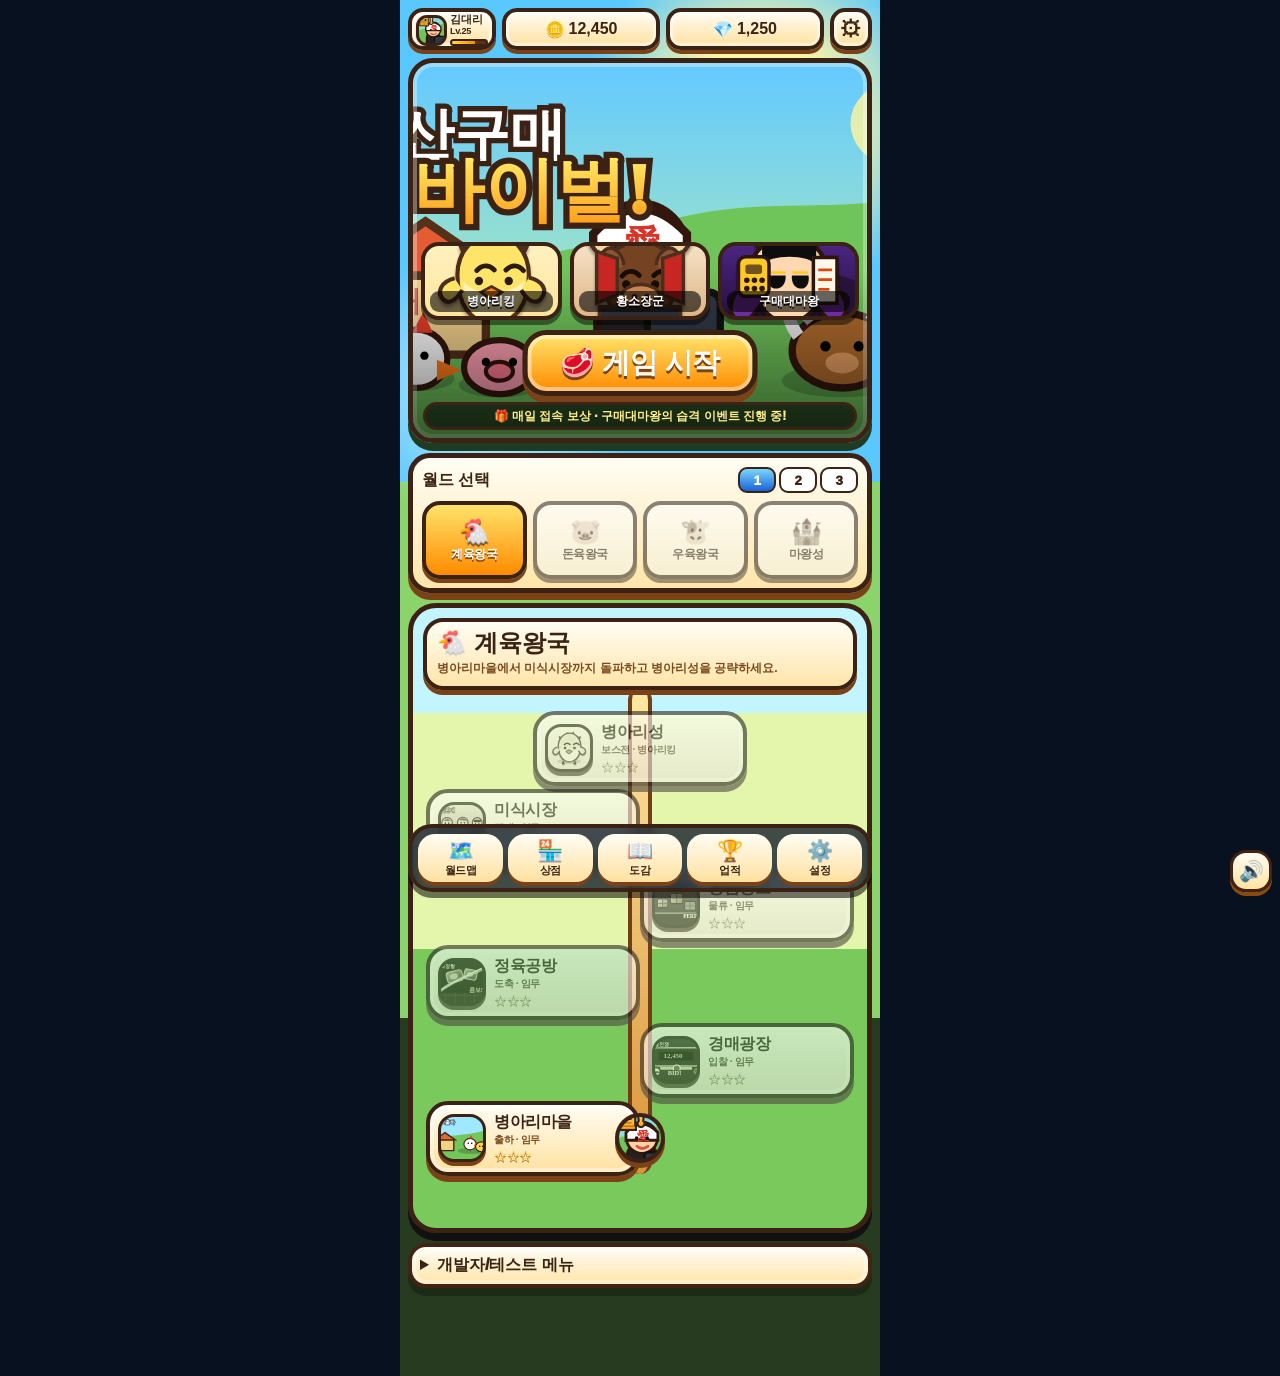
<file: index.html>
<!doctype html><html lang="ko"><head><meta charset="utf-8"><meta name="viewport" content="width=device-width,initial-scale=1,maximum-scale=1,user-scalable=no"><title>축산구매 서바이벌</title><link rel="stylesheet" href="./css/common.css"><style>*{box-sizing:border-box;-webkit-tap-highlight-color:transparent;user-select:none}html,body{margin:0;min-height:100%;background:#07111f;font-family:Arial,'Noto Sans KR',sans-serif;color:#fff}body{overflow-x:hidden}.homeApp{max-width:480px;min-height:100dvh;margin:0 auto;background:linear-gradient(#58c8ff 0 35%,#8bd46c 35% 74%,#263b20 74%);position:relative;overflow:hidden;padding:8px 8px 88px}.homeApp:before{content:'';position:absolute;inset:0;background:radial-gradient(circle at 75% 9%,#fff5a6 0 6%,transparent 14%),radial-gradient(circle at 20% 28%,#fff7 0 5%,transparent 14%);pointer-events:none}.topHud{position:relative;z-index:5;display:grid;grid-template-columns:88px 1fr 1fr 42px;gap:6px;align-items:center}.profile,.cash,.gem,.miniBtn{height:42px;border:4px solid #3b2214;border-radius:15px;background:linear-gradient(#fffdf4,#ffe1a0);color:#3b2413;box-shadow:0 4px 0 #7b4217,inset 0 0 0 3px #fff8;font-weight:1000}.profile{display:grid;grid-template-columns:34px 1fr;align-items:center;padding:2px 4px;font-size:11px;line-height:1}.face{width:31px;height:31px;border:3px solid #3b2214;border-radius:11px;background:url('./assets/art/hero.svg') 48% 52%/430% no-repeat}.lvbar{height:7px;border:2px solid #3b2214;border-radius:999px;background:#593018;margin-top:3px;overflow:hidden}.lvbar i{display:block;height:100%;width:68%;background:linear-gradient(90deg,#ffdd3d,#ff8b00)}.cash,.gem{display:flex;align-items:center;justify-content:center;gap:4px;font-size:16px}.miniBtn{font-size:22px}.splash{position:relative;z-index:3;height:385px;margin-top:8px;border:5px solid #3b2214;border-radius:25px;background:url('./assets/art/hero.svg') center/cover no-repeat;box-shadow:0 8px 0 #203b23,0 0 0 4px #fff5 inset;overflow:hidden}.splash:before{content:'';position:absolute;inset:0;background:linear-gradient(#0000 0 55%,#0008 100%)}.bossRow{position:absolute;left:8px;right:8px;bottom:118px;display:grid;grid-template-columns:1fr 1fr 1fr;gap:8px}.bossCard{height:78px;border:4px solid #3b2214;border-radius:18px;background:#fff8e8 center/cover no-repeat;box-shadow:0 5px 0 #0007;position:relative;overflow:hidden}.bossCard b{position:absolute;left:5px;right:5px;bottom:4px;background:#0009;border-radius:9px;padding:2px;color:#fff;text-align:center;font-size:12px;text-shadow:0 2px #000}.bossChicken{background-image:url('./assets/art/stage-farm.svg')}.bossCow{background-image:url('./assets/art/stage-butcher.svg')}.bossDemon{background-image:url('./assets/art/boss.svg')}.mainStart{position:absolute;left:50%;bottom:42px;transform:translateX(-50%);width:235px;height:66px;border:5px solid #3b2214;border-radius:24px;background:linear-gradient(#ffe36a,#ff8b00);box-shadow:0 7px 0 #7b4217,inset 0 0 0 4px #fff7;color:#fff;font-size:28px;font-weight:1000;text-shadow:0 3px 0 #7b4217}.eventBar{position:absolute;left:10px;right:10px;bottom:8px;height:28px;border:3px solid #3b2214;border-radius:14px;background:#0009;color:#ffef8a;font-weight:1000;font-size:12px;display:flex;align-items:center;justify-content:center}.worldPanel{position:relative;z-index:4;margin-top:10px;border:5px solid #3b2214;border-radius:22px;background:linear-gradient(#fffdf4,#ffe5aa);box-shadow:0 7px 0 #7b4217;color:#3b2413;padding:9px}.panelTitle{display:flex;align-items:center;justify-content:space-between;margin-bottom:8px;font-size:16px;font-weight:1000}.saveTiny{display:flex;gap:3px}.saveTiny button{width:38px;height:26px;border:2px solid #3b2214;border-radius:9px;background:#fff;font-weight:1000;color:#3b2413}.saveTiny button.active{background:linear-gradient(#7bd6ff,#1962d5);color:#fff}.worldGrid{display:grid;grid-template-columns:repeat(4,1fr);gap:6px}.worldBtn{height:78px;border:4px solid #3b2214;border-radius:18px;background:linear-gradient(#fff,#dfffd5);box-shadow:0 4px 0 #7b4217;color:#3b2413;font-weight:1000;padding:4px;font-size:12px;position:relative}.worldBtn span{display:block;font-size:25px}.worldBtn.active{background:linear-gradient(#ffe36a,#ff8b00);color:#fff;text-shadow:0 2px #7b4217}.worldBtn.lock{filter:grayscale(.8);opacity:.55}.campaign{position:relative;z-index:3;margin-top:10px;border:5px solid #3b2214;border-radius:28px;box-shadow:0 8px 0 #111;overflow:hidden;min-height:630px;color:#3b2413}.campaign.chicken{background:linear-gradient(#c2f5ff 0 17%,#e4f6ac 17% 55%,#7ac95c 55%)}.campaign.pig{background:linear-gradient(#ffd5e3 0 17%,#f6c18b 17% 55%,#b97948 55%)}.campaign.cow{background:linear-gradient(#c2f5ff 0 17%,#d9ffc2 17% 55%,#67b85b 55%)}.campaign.demon{background:linear-gradient(#2c1548 0 17%,#77364c 17% 56%,#180c16 56%)}.kingBanner{margin:10px;border:4px solid #3b2214;border-radius:20px;background:linear-gradient(#fffdf4,#ffe5aa);box-shadow:0 5px 0 #7b4217;padding:9px 10px;position:relative;z-index:3}.kingBanner h2{margin:0;font-size:24px;line-height:1;font-weight:1000}.kingBanner p{margin:5px 0 0;font-size:12px;color:#7b4a1f;font-weight:900}.route{position:absolute;left:50%;top:80px;bottom:54px;width:24px;transform:translateX(-50%);border-left:4px solid #714018;border-right:4px solid #714018;background:linear-gradient(#ffe9a3,#d99338);border-radius:999px;z-index:1}.campaign.demon .route{background:linear-gradient(#81606e,#2b1b22);border-color:#d98250}.node{position:absolute;z-index:4;width:100%;height:76px;display:flex;align-items:center}.node.left{justify-content:flex-start;padding-left:13px}.node.right{justify-content:flex-end;padding-right:13px}.node.center{justify-content:center}.place{position:relative;width:214px;min-height:68px;border:4px solid #3b2214;border-radius:22px;background:linear-gradient(#fffdf4,#ffe1a0);box-shadow:0 6px 0 #7b4217,inset 0 0 0 4px #fff6;padding:7px 8px 7px 64px;text-align:left;color:#3b2413}.place.done{background:linear-gradient(#fffdf4,#d9ffd0)}.place.lock{filter:grayscale(.9);opacity:.6}.place.current{animation:glow .72s infinite alternate}@keyframes glow{to{transform:translateY(-3px);box-shadow:0 6px 0 #7b4217,0 0 20px #fff35a,inset 0 0 0 4px #fff8}}.badge{position:absolute;left:8px;top:50%;transform:translateY(-50%);width:48px;height:48px;border:3px solid #3b2214;border-radius:16px;background:#fff center/cover no-repeat;box-shadow:0 4px 0 #7b4217}.place b{font-size:16px;font-weight:1000}.place small{display:block;font-size:10px;font-weight:900;color:#7b4a1f}.star{font-size:13px;color:#ffbf1d;text-shadow:0 2px 0 #805000}.runner{position:absolute;left:50%;transform:translate(-50%,-50%);z-index:8;width:50px;height:50px;border:4px solid #3b2214;border-radius:50%;background:url('./assets/art/hero.svg') 49% 50%/540% no-repeat #fff;box-shadow:0 5px 0 #7b4217;animation:bob .55s infinite alternate}@keyframes bob{to{transform:translate(-50%,-57%)}}.farmArt{background-image:url('./assets/art/stage-farm.svg')}.bidArt{background-image:url('./assets/art/stage-bid.svg')}.butcherArt{background-image:url('./assets/art/stage-butcher.svg')}.packingArt{background-image:url('./assets/art/stage-packing.svg')}.salesArt{background-image:url('./assets/art/stage-sales.svg')}.bossArt{background-image:url('./assets/art/boss.svg')}.bottomNav{position:fixed;left:50%;bottom:8px;transform:translateX(-50%);width:min(464px,calc(100% - 16px));height:68px;z-index:50;border:4px solid #3b2214;border-radius:24px;background:#17212dcc;backdrop-filter:blur(6px);display:grid;grid-template-columns:repeat(5,1fr);gap:5px;padding:6px;box-shadow:0 6px 0 #0008}.navBtn{border:0;border-radius:17px;background:linear-gradient(#fffdf4,#ffe1a0);color:#3b2413;font-weight:1000;font-size:11px;box-shadow:0 4px 0 #7b4217}.navBtn b{display:block;font-size:21px}.story{position:fixed;inset:0;background:#000a;z-index:80;display:none;align-items:center;justify-content:center;padding:18px;backdrop-filter:blur(2px)}.storyCard{width:100%;max-width:370px;border:5px solid #3b2214;border-radius:24px;background:linear-gradient(#fffdf4,#ffe1a0);box-shadow:0 8px 0 #7b4217;padding:15px;text-align:center;color:#3b2413}.speaker{height:142px;border:4px solid #3b2214;border-radius:20px;background:center/cover no-repeat #fff;box-shadow:0 5px 0 #7b4217}.storyText{font-size:17px;font-weight:1000;line-height:1.45;margin:12px 0}.playBtn{width:100%;height:48px;border:4px solid #3b2214;border-radius:18px;background:linear-gradient(#ffe36a,#ff8b00);box-shadow:0 5px 0 #7b4217;color:#fff;font-size:20px;font-weight:1000}.dev{position:relative;z-index:4;margin-top:10px;color:#3b2413;background:#fff8e8;border:4px solid #3b2214;border-radius:18px;padding:8px;box-shadow:0 5px 0 #7b4217}.dev summary{font-weight:1000}.dev button{height:36px;margin-top:6px;border:3px solid #3b2214;border-radius:12px;background:#5fb8ff;color:#fff;font-weight:1000}@media(max-height:760px){.splash{height:300px}.bossRow{bottom:100px}.mainStart{bottom:36px;height:56px}.eventBar{display:none}.worldBtn{height:62px}.campaign{min-height:560px}.node{height:66px}.place{width:198px;min-height:60px;padding-left:56px}.badge{width:40px;height:40px}.place b{font-size:14px}.place small{font-size:9px}}</style></head><body><div class="homeApp"><div class="topHud"><div class="profile"><div class="face"></div><div>김대리<br><small>Lv.25</small><div class="lvbar"><i></i></div></div></div><div class="cash">🪙 <b id="coinText">0</b></div><div class="gem">💎 <b id="gemText">0</b></div><button class="miniBtn" onclick="document.querySelector('.dev').open=!document.querySelector('.dev').open">⚙</button></div><section class="splash"><div class="bossRow"><div class="bossCard bossChicken"><b>병아리킹</b></div><div class="bossCard bossCow"><b>황소장군</b></div><div class="bossCard bossDemon"><b>구매대마왕</b></div></div><button class="mainStart" onclick="continueGame()">🥩 게임 시작</button><div class="eventBar">🎁 매일 접속 보상 · 구매대마왕의 습격 이벤트 진행 중!</div></section><section class="worldPanel"><div class="panelTitle">월드 선택<div class="saveTiny"><button id="s1" onclick="switchSlot(1)">1</button><button id="s2" onclick="switchSlot(2)">2</button><button id="s3" onclick="switchSlot(3)">3</button></div></div><div class="worldGrid"><button class="worldBtn" id="w_chicken" onclick="setKingdom('chicken')"><span>🐔</span>계육왕국</button><button class="worldBtn" id="w_pig" onclick="setKingdom('pig')"><span>🐷</span>돈육왕국</button><button class="worldBtn" id="w_cow" onclick="setKingdom('cow')"><span>🐮</span>우육왕국</button><button class="worldBtn" id="w_demon" onclick="setKingdom('demon')"><span>🏰</span>마왕성</button></div></section><section class="campaign chicken" id="campaign"></section><details class="dev"><summary>개발자/테스트 메뉴</summary><button onclick="openSettings()">전체 해금</button> <button onclick="resetWorld()">초기화</button></details></div><div class="bottomNav"><button class="navBtn" onclick="render()"><b>🗺️</b>월드맵</button><button class="navBtn" onclick="alert('상점은 v1.1에서 열립니다.')"><b>🏪</b>상점</button><button class="navBtn" onclick="alert('도감은 v1.1에서 열립니다.')"><b>📖</b>도감</button><button class="navBtn" onclick="alert('업적은 v1.1에서 열립니다.')"><b>🏆</b>업적</button><button class="navBtn" onclick="document.querySelector('.dev').open=!document.querySelector('.dev').open"><b>⚙️</b>설정</button></div><div class="story" id="story"><div class="storyCard"><div class="speaker" id="speaker"></div><div class="storyText" id="storyText"></div><button class="playBtn" id="storyBtn">시작</button></div></div><script src="./js/save.js"></script><script>const WORLDS={chicken:{title:'계육왕국',icon:'🐔',boss:'병아리킹',theme:'병아리마을에서 미식시장까지 돌파하고 병아리성을 공략하세요.',places:['병아리마을','경매광장','정육공방','황금창고','미식시장','병아리성'],bossStage:'chicken',unlock:true},pig:{title:'돈육왕국',icon:'🐷',boss:'돼지왕',theme:'양돈목장과 바비큐시장을 지나 돼지왕궁으로 진격합니다.',places:['양돈목장','비딩거리','정육성','물류항','바비큐시장','돼지왕궁'],bossStage:'pig'},cow:{title:'우육왕국',icon:'🐮',boss:'황소장군',theme:'초원목장과 냉장요새를 거쳐 황소요새를 점령합니다.',places:['초원목장','거래회관','장인정육소','냉장요새','미식광장','황소요새'],bossStage:'cow'},demon:{title:'마왕성',icon:'🏰',boss:'구매대마왕',theme:'모든 임무가 최종 난이도로 변하는 암흑 캠페인입니다.',places:['혼돈농장','시세미궁','암흑도축장','검은물류기지','독점시장','구매대마왕성'],bossStage:'demon'}};const TYPES=[['farm','출하','farmArt'],['bid','입찰','bidArt'],['butcher','도축','butcherArt'],['packing','물류','packingArt'],['sales','판매','salesArt'],['boss','보스전','bossArt']];function switchSlot(n){setActiveSlot(n);render()}function setKingdom(w){let d=loadWorldSave();if(!d.kingdoms[w]&&!d.devMode&&w!=='chicken'){alert('이전 왕국 보스를 먼저 클리어하세요.');return}d.world=w;saveWorld(d);render()}function firstOpen(d){for(let i=0;i<TYPES.length;i++){let id=TYPES[i][0];if((d.unlocked[id]||d.devMode||i===0)&&!(d.stars[id]>0))return id}return'boss'}function status(d,id,i){let ok=d.unlocked[id]||d.devMode||i===0,st=d.stars[id]||0;return{ok,st,done:st>0,current:ok&&!st&&firstOpen(d)===id}}function continueGame(){let d=loadWorldSave(),id=firstOpen(d),t=TYPES.find(x=>x[0]===id)||TYPES[0];go(t,true)}function go(t,ok){if(!ok){alert('이전 지역을 먼저 클리어해야 합니다.');return}let d=loadWorldSave(),w=d.world||'chicken',info=WORLDS[w],idx=TYPES.findIndex(x=>x[0]===t[0]);let url=t[0]==='boss'?'./games/boss/index.html?stage='+info.bossStage:'./games/'+t[0]+'/index.html?stage='+t[0]+'&world='+w;speaker.className='speaker '+t[2];storyText.innerHTML='<b>'+info.places[idx]+'</b><br>'+info.title+'의 '+t[1]+' 임무를 시작합니다.<br><small>'+(t[0]==='boss'?info.boss:'캠페인 스테이지')+'</small>';story.style.display='flex';storyBtn.onclick=()=>location.href=url}function render(){let d=loadWorldSave(),w=d.world||'chicken',info=WORLDS[w];coinText.textContent=(d.coins||0).toLocaleString();gemText.textContent=(d.gems||0).toLocaleString();[1,2,3].forEach(n=>document.getElementById('s'+n).classList.toggle('active',activeSlot()===n));['chicken','pig','cow','demon'].forEach(k=>{let b=document.getElementById('w_'+k);b.classList.toggle('active',k===w);b.classList.toggle('lock',!d.kingdoms[k]&&!d.devMode&&k!=='chicken')});campaign.className='campaign '+w;campaign.innerHTML='<div class="kingBanner"><h2>'+info.icon+' '+info.title+'</h2><p>'+info.theme+'</p></div><div class="route"></div>';let top=102,step=78;if(innerHeight<760){top=92;step=68}TYPES.slice().reverse().forEach((t,ri)=>{let i=TYPES.findIndex(x=>x[0]===t[0]),s=status(d,t[0],i),node=document.createElement('div'),align=ri%2?'left':'right';if(t[0]==='boss')align='center';node.className='node '+align;node.style.top=(top+ri*step)+'px';let b=document.createElement('button');b.className='place '+(s.done?'done ':'')+(s.ok?'':'lock ')+(s.current?'current':'');b.innerHTML='<div class="badge '+t[2]+'"></div><b>'+info.places[i]+'</b><small>'+t[1]+' · '+(t[0]==='boss'?info.boss:'임무')+'</small><div class="star">'+('★'.repeat(s.st))+('☆'.repeat(3-s.st))+'</div>';b.onclick=()=>go(t,s.ok);node.appendChild(b);campaign.appendChild(node)});let idx=TYPES.findIndex(x=>x[0]===firstOpen(d));if(idx<0)idx=5;let av=document.createElement('div');av.className='runner';av.style.top=(top+(5-idx)*step+38)+'px';campaign.appendChild(av)}function openSettings(){if(confirm('개발자모드를 켜고 전체 해금합니다.')){setDevMode(true);devUnlockAll();render()}}render();</script></body></html>
</file>
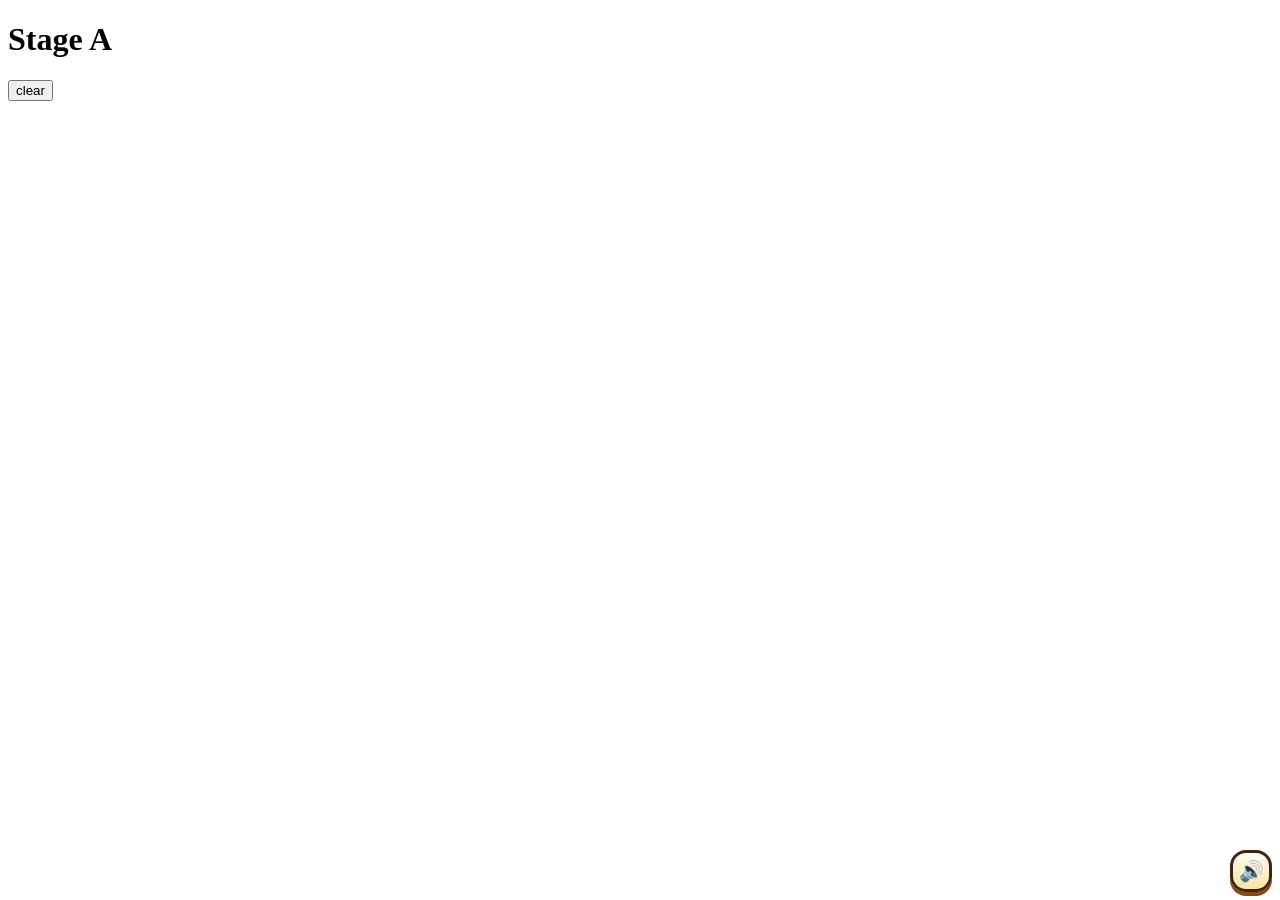
<file: games/a/index.html>
<!doctype html><meta charset="utf-8"><title>stage</title><body><h1>Stage A</h1><button id="done">clear</button><script src="../../js/save.js"></script><script>done.onclick=function(){clearStage('farm',3);location.href='../../index.html'}</script></body>
</file>
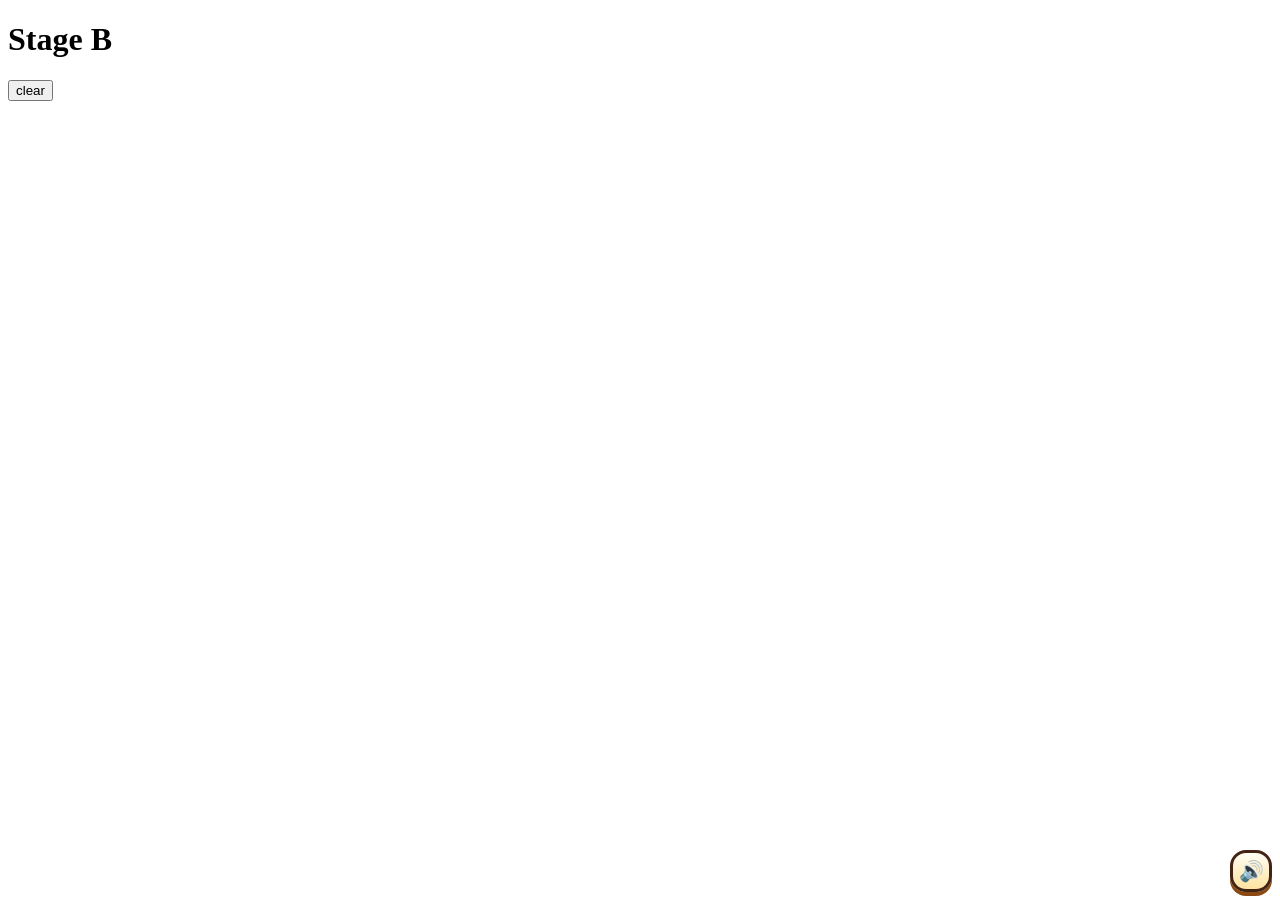
<file: games/b/index.html>
<!doctype html><meta charset="utf-8"><title>stage</title><body><h1>Stage B</h1><button id="done">clear</button><script src="../../js/save.js"></script><script>done.onclick=function(){clearStage('bid',3);location.href='../../index.html'}</script></body>
</file>
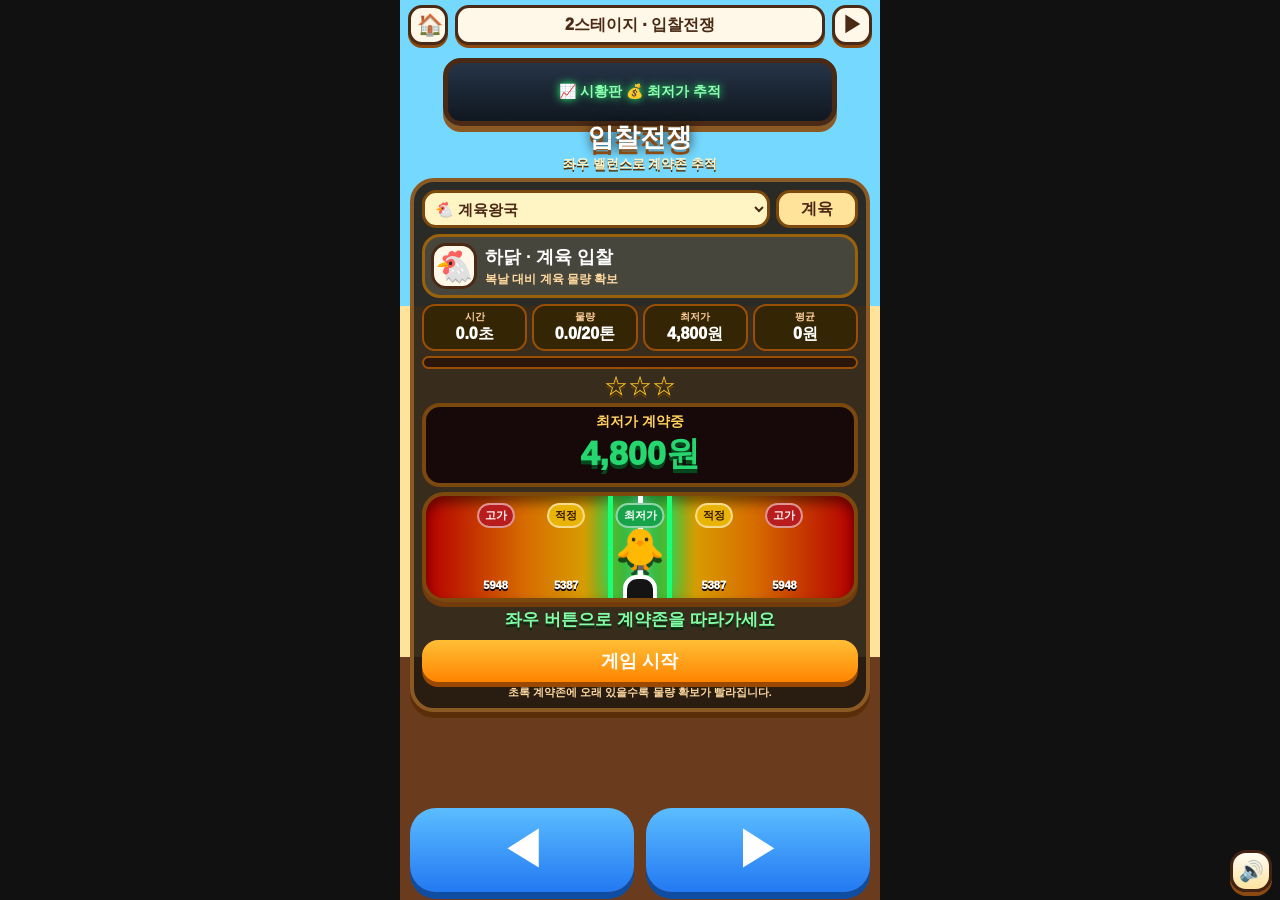
<file: games/bid/index.html>
<!doctype html><html lang="ko"><head><meta charset="utf-8"><meta name="viewport" content="width=device-width,initial-scale=1,maximum-scale=1,user-scalable=no"><title>입찰전쟁 모바일 패치</title><style>*{box-sizing:border-box;-webkit-tap-highlight-color:transparent;user-select:none}html,body{margin:0;width:100%;height:100%;overflow:hidden;background:#111;font-family:Arial,'Noto Sans KR',sans-serif;color:#fff}#app{max-width:480px;height:100dvh;margin:0 auto;position:relative;overflow:hidden;background:linear-gradient(#74d8ff 0 34%,#ffe39a 34% 73%,#6b3b1d 73%)}#app.theme-pig{background:linear-gradient(#ffbad1 0 34%,#ffd89a 34% 73%,#8b4a28 73%)}#app.theme-cow{background:linear-gradient(#94e9ff 0 34%,#b8ee91 34% 73%,#3e7a3a 73%)}#app.theme-boss{background:linear-gradient(#2b1247 0 34%,#573277 34% 73%,#15091f 73%)}#app:before{content:"📈 시황판   💰 최저가 추적";position:absolute;left:9%;right:9%;top:58px;height:58px;border:5px solid #4a2a14;border-radius:18px;background:linear-gradient(#263447,#101820);box-shadow:0 6px 0 #8b5a24;color:#8dffb0;display:flex;align-items:center;justify-content:center;font-size:14px;font-weight:1000;text-shadow:0 0 8px #28ff70}.top{position:relative;z-index:2;height:50px;display:flex;align-items:center;gap:7px;padding:6px 8px}.icon{width:40px;height:40px;border:3px solid #4a2a14;border-radius:14px;background:#fff8e8;color:#4a2a14;font-size:21px;font-weight:1000;box-shadow:0 3px 0 #8b4a12}.pill{flex:1;height:40px;display:flex;align-items:center;justify-content:center;background:#fff8e8;color:#4a2a14;border:3px solid #4a2a14;border-radius:14px;font-weight:1000;box-shadow:0 3px 0 #8b4a12}.content{position:relative;z-index:1;height:calc(100dvh - 50px);padding:70px 10px 98px;display:flex;flex-direction:column;min-height:0}.title{text-align:center;font-size:26px;font-weight:1000;text-shadow:0 5px 0 #8b4a12,0 0 12px #000;margin:0}.sub{text-align:center;font-weight:1000;color:#fff3c4;text-shadow:0 2px 0 #5a2d00;margin:0 0 5px;font-size:13px}.panel{background:rgba(35,25,16,.9);border:4px solid #8b5a24;border-radius:24px;padding:8px;box-shadow:0 6px 0 #5b2e0a;display:flex;flex-direction:column;min-height:0}.stageRow{display:grid;grid-template-columns:1fr 82px;gap:6px}select{width:100%;height:38px;border-radius:14px;border:3px solid #7b480d;font-size:15px;font-weight:1000;padding:0 6px;background:#fff4c4;color:#4a2a14}.badge{height:38px;border-radius:14px;border:3px solid #7b480d;background:#ffe39a;color:#4a2a14;display:flex;align-items:center;justify-content:center;font-weight:1000}.vendor{display:flex;align-items:center;gap:8px;background:#fff3c422;border:3px solid #9a620a;border-radius:18px;padding:6px;margin:6px 0}.face{width:46px;height:46px;display:flex;align-items:center;justify-content:center;background:#fff8e8;border:3px solid #4a2a14;border-radius:15px;font-size:31px}.vendor b{font-size:18px}.vendor span{font-size:12px;color:#ffd9a0;font-weight:900}.hud{display:grid;grid-template-columns:1fr 1fr 1fr 1fr;gap:5px}.box{border:2px solid #9a4f05;background:rgba(53,37,3,.92);border-radius:13px;padding:4px;text-align:center}.box .l{font-size:10px;color:#ffd09a;font-weight:900}.box .v{font-size:16px;font-weight:1000}.progress{height:13px;background:#2a160b;border:2px solid #9a4f05;border-radius:999px;margin:5px 0;overflow:hidden}.fill{height:100%;width:0;background:linear-gradient(90deg,#30d158,#ffd54a);border-radius:999px}.starsTop{text-align:center;font-size:24px;color:#ffca28;text-shadow:0 3px #6f4200;line-height:1}.priceBoard{margin:5px 0;background:#170909;border:4px solid #7b480d;border-radius:18px;text-align:center;padding:6px}.grade{font-size:14px;font-weight:1000;color:#ffd15f}.currentPrice{font-size:34px;font-weight:1000;color:#26d66f;text-shadow:0 4px 0 #06481d}#gauge{position:relative;height:110px;border:4px solid #7b480d;border-radius:22px;overflow:hidden;background:linear-gradient(90deg,#b50000 0%,#d66b00 23%,#d89c00 37%,#13a03f 50%,#d89c00 63%,#d66b00 77%,#b50000 100%);box-shadow:inset 0 7px 12px #0007,0 5px 0 #743b0b}#zone{position:absolute;top:0;height:100%;background:#00ff6044;border-left:5px solid #18ff78;border-right:5px solid #18ff78;box-shadow:0 0 24px #00ff73}#line{position:absolute;top:0;width:5px;height:100%;background:#fff;box-shadow:0 0 15px #fff;transform:translateX(-2px)}.marker{position:absolute;top:7px;transform:translateX(-50%);padding:3px 6px;border:2px solid #fff8;border-radius:999px;font-weight:1000;font-size:11px;white-space:nowrap}.high{background:#b91c1c}.mid{background:#eab308;color:#351a00}.best{background:#16a34a}.num{position:absolute;bottom:7px;transform:translateX(-50%);font-size:11px;font-weight:1000;text-shadow:0 2px #000}#pointer{position:absolute;top:30px;font-size:40px;transform:translateX(-50%);filter:drop-shadow(0 5px 0 #0009)}#pointer:after{content:"";display:block;margin:2px auto 0;width:26px;height:38px;background:#141414;border:4px solid #fff;border-radius:14px}.msg{height:28px;margin-top:6px;text-align:center;font-size:17px;font-weight:1000;color:#80ffa5;text-shadow:0 3px #082b10}.msg.bad{color:#ff948f}.msg.mid{color:#ffe16f}.start{width:100%;height:42px;border:0;border-radius:16px;background:linear-gradient(#ffbf36,#ff8400);box-shadow:0 5px 0 #9b4800;color:#fff;font-size:18px;font-weight:1000;margin-top:4px}.tip{font-size:11px;text-align:center;color:#ffd9a0;font-weight:900;margin-top:3px}.controls{position:absolute;left:10px;right:10px;bottom:8px;display:flex;gap:12px;z-index:3}.ctrl{flex:1;height:84px;border:0;border-radius:26px;background:linear-gradient(#5bbdff,#2379f2);box-shadow:0 7px 0 #0f4da2;color:#fff;font-size:44px;font-weight:1000}.ctrl.pressed,.ctrl:active{transform:translateY(5px);box-shadow:0 2px 0 #0f4da2}.fx{position:absolute;left:50%;top:50%;transform:translate(-50%,-50%);font-size:32px;font-weight:1000;opacity:0;z-index:5;text-align:center;text-shadow:0 5px #4a2500,0 0 14px #fff;pointer-events:none}.fx.show{animation:pop .7s ease}@keyframes pop{0%{opacity:0;transform:translate(-50%,-20%) scale(.6)}35%{opacity:1;transform:translate(-50%,-55%) scale(1.2)}100%{opacity:0;transform:translate(-50%,-90%) scale(1)}}.shake{animation:shake .22s ease}@keyframes shake{25%{transform:translateX(-4px)}50%{transform:translateX(4px)}75%{transform:translateX(-3px)}}.overlay{position:absolute;inset:0;background:#000b;display:none;align-items:center;justify-content:center;z-index:9;padding:16px}.result{background:#fff;color:#4a2a14;border:5px solid #4a2a14;border-radius:24px;padding:18px;text-align:center;box-shadow:0 8px 0 #9b590d;width:100%}.result h2{font-size:27px;margin:0 0 7px}.result .s,.stars{font-size:44px;color:#ffca28;text-shadow:0 4px #805000}.result p{font-size:19px;font-weight:900;line-height:1.5}@media(max-height:700px){#app:before{display:none}.content{padding-top:2px}.title{font-size:22px}.sub,.tip{display:none}.vendor{display:none}.ctrl{height:74px}.currentPrice{font-size:28px}#gauge{height:96px}.hud{grid-template-columns:1fr 1fr}.box .v{font-size:14px}}</style></head><body><div id="app" class="theme-chicken"><div class="top"><button class="icon" onclick="location.href='../../index.html'">🏠</button><div class="pill">2스테이지 · 입찰전쟁</div><button class="icon" onclick="startGame()">▶</button></div><div class="content"><div class="title">입찰전쟁</div><div class="sub">좌우 밸런스로 계약존 추적</div><div class="panel"><div class="stageRow"><select id="stage"><option value="chicken">🐔 계육왕국</option><option value="pig">🐷 돈육왕국</option><option value="cow">🐮 우육왕국</option><option value="boss">👑 구매대전쟁</option></select><div class="badge" id="stageBadge">계육</div></div><div class="vendor"><div class="face" id="face">🐔</div><div><b id="vendorName">하닭 · 계육 입찰</b><br><span id="desc">복날 대비 계육 물량 확보</span></div></div><div class="hud"><div class="box"><div class="l">시간</div><div class="v" id="time">0.0초</div></div><div class="box"><div class="l">물량</div><div class="v" id="tons">0.0/20톤</div></div><div class="box"><div class="l">최저가</div><div class="v" id="bestPrice">4,800원</div></div><div class="box"><div class="l">평균</div><div class="v" id="avg">0원</div></div></div><div class="progress"><div class="fill" id="fill"></div></div><div class="starsTop" id="liveStars">☆☆☆</div><div class="priceBoard"><div class="grade" id="grade">계약 대기</div><div class="currentPrice" id="price">0원</div></div><div id="gauge"><div id="zone"></div><div id="line"></div><div class="marker high" id="lh">고가</div><div class="marker mid" id="lm">적정</div><div class="marker best" id="bm">최저가</div><div class="marker mid" id="rm">적정</div><div class="marker high" id="rh">고가</div><div class="num" id="n1">6000</div><div class="num" id="n2">5300</div><div class="num" id="n3">4800</div><div class="num" id="n4">5300</div><div class="num" id="n5">6000</div><div id="pointer">🐥</div></div><div class="msg" id="msg">좌우 버튼으로 계약존을 따라가세요</div><button class="start" id="startBtn">게임 시작</button><div class="tip">초록 계약존에 오래 있을수록 물량 확보가 빨라집니다.</div></div></div><div class="controls"><button class="ctrl" id="left">◀</button><button class="ctrl" id="right">▶</button></div><div class="fx" id="fx">계약체결!</div><div class="overlay" id="overlay"><div class="result"><h2>입찰 결과</h2><div class="s" id="resultStars">★☆☆</div><p id="resultText"></p><button class="start" onclick="hideResult();startGame()">다시 입찰</button><button class="start" onclick="location.href='../../index.html'">월드맵</button></div></div></div><script src="../../js/save.js"></script><script src="../../js/result.js"></script><script>const $=id=>document.getElementById(id);const app=$('app'),ptr=$('pointer'),zone=$('zone'),line=$('line'),msg=$('msg'),fx=$('fx');const stages={chicken:{cls:'theme-chicken',badge:'계육',face:'🐔',ptr:'🐥',name:'하닭 · 계육 입찰',desc:'복날 대비 계육 물량 확보',best:4800,width:15,target:20,event:5.7,move:'jump',jitter:7,baseMove:0,goal2:5200,goal3:5000},pig:{cls:'theme-pig',badge:'돈육',face:'🐷',ptr:'🐷',name:'돈돈팜 · 돈육 입찰',desc:'추석 대비 돈육 물량 확보',best:5100,width:11,target:25,event:4.4,move:'mix',jitter:11,baseMove:5,goal2:5450,goal3:5200},cow:{cls:'theme-cow',badge:'우육',face:'🐮',ptr:'🐮',name:'황소유통 · 우육 입찰',desc:'설 명절 우육 물량 확보',best:5600,width:8,target:25,event:3.5,move:'move',jitter:14,baseMove:9,goal2:6000,goal3:5750},boss:{cls:'theme-boss',badge:'최종',face:'👑',ptr:'💼',name:'구매대전쟁 · 최종 입찰',desc:'빠르게 움직이는 계약존 추적',best:5800,width:6,target:30,event:2.7,move:'boss',jitter:19,baseMove:16,goal2:6200,goal3:5950}};let st,run=false,last=0,t=0,tonsValue=0,weighted=0,pos=50,vel=0,zc=50,zw=15,best=4800,eventT=0,hold=0,dir=1,L=false,R=false,raf=0;function stageCfg(){return stages[stage.value]}function applyTheme(){st=stageCfg();app.className=st.cls;face.textContent=st.face;ptr.textContent=st.ptr;vendorName.textContent=st.name;desc.textContent=st.desc;stageBadge.textContent=st.badge;zc=50;zw=st.width;best=st.best;update(priceAt(pos))}function clamp(v,a,b){return Math.max(a,Math.min(b,v))}function priceAt(x){return Math.round(clamp(best+Math.abs(x-zc)*34,best,best+1200))}function stars(av){if(tonsValue<st.target)return 0;if(av<=st.goal3)return 3;if(av<=st.goal2)return 2;return 1}function labels(){[['lh',zc-zw*2.25],['lm',zc-zw*1.15],['bm',zc],['rm',zc+zw*1.15],['rh',zc+zw*2.25],['n1',zc-zw*2.25],['n2',zc-zw*1.15],['n3',zc],['n4',zc+zw*1.15],['n5',zc+zw*2.25]].forEach(a=>$(a[0]).style.left=clamp(a[1],7,93)+'%');n3.textContent=best;n2.textContent=Math.round(best+zw*1.15*34);n4.textContent=n2.textContent;n1.textContent=Math.round(best+zw*2.25*34);n5.textContent=n1.textContent}function grade(){const d=Math.abs(pos-zc);if(d<=zw/2)return ['최저가 계약중',''];if(d<=zw*1.15)return ['적정가 협상','mid'];return ['고가 구간','bad']}function update(pr){zone.style.left=(zc-zw/2)+'%';zone.style.width=zw+'%';line.style.left=zc+'%';ptr.style.left=pos+'%';labels();const av=tonsValue>0?Math.round(weighted/tonsValue):0;time.textContent=t.toFixed(1)+'초';tons.textContent=tonsValue.toFixed(1)+'/'+st.target+'톤';bestPrice.textContent=best.toLocaleString()+'원';avg.textContent=av.toLocaleString()+'원';price.textContent=pr.toLocaleString()+'원';fill.style.width=Math.min(100,tonsValue/st.target*100)+'%';const gc=grade();document.getElementById('grade').textContent=gc[0];msg.className='msg '+gc[1];const s=stars(av);liveStars.textContent='★'.repeat(s)+'☆'.repeat(3-s)}function pop(x){fx.textContent=x;fx.classList.remove('show');void fx.offsetWidth;fx.classList.add('show')}function shake(){app.classList.remove('shake');void app.offsetWidth;app.classList.add('shake')}function marketEvent(){const r=Math.random();shake();if(st.move==='boss'){zc=18+Math.random()*64;pop('계약존 급이동!');return}if(r<.35){zc=18+Math.random()*64;pop('시황변동!')}else if(r<.6){zw=Math.max(5,zw-2);pop('계약존 축소!')}else if(r<.82){zw=Math.min(22,zw+2);pop('계약존 확대!')}else{best=clamp(best+120,st.best,st.best+500);pop('최저가 상승!')}}function loop(ts){if(!run)return;if(!last)last=ts;const dt=Math.min((ts-last)/1000,.035);last=ts;t+=dt;eventT+=dt;const input=(R?1:0)-(L?1:0);vel+=input*5.8*dt;vel+=(Math.random()-.5)*st.jitter*dt;vel*=.955;pos+=vel;if(pos<0){pos=0;vel=Math.abs(vel)*.25}if(pos>100){pos=100;vel=-Math.abs(vel)*.25}if(st.move==='move'||st.move==='boss'){zc+=dir*st.baseMove*dt;if(zc<12||zc>88){dir*=-1;zc=clamp(zc,12,88)}if(st.move==='boss')zc+=Math.sin(ts/320)*7*dt}const pr=priceAt(pos),d=Math.abs(pos-zc),inZ=d<=zw/2,near=d<=zw*1.15;let gain=0;if(inZ){gain=1.15*dt;hold+=dt;msg.textContent='계약 진행중';if(hold>3){tonsValue+=1.2;weighted+=pr*1.2;hold=0;pop('장기계약 +1.2톤')}}else if(near){gain=.45*dt;hold=0;msg.textContent='적정가 협상중'}else{gain=.12*dt;hold=0;msg.textContent='긴급매입'}tonsValue+=gain;weighted+=pr*gain;if(eventT>st.event){marketEvent();eventT=0}update(pr);if(tonsValue>=st.target){end();return}raf=requestAnimationFrame(loop)}function startGame(){st=stageCfg();run=true;last=0;t=0;tonsValue=0;weighted=0;pos=50;vel=0;zc=50;zw=st.width;best=st.best;eventT=0;hold=0;dir=1;hideResult();update(priceAt(pos));cancelAnimationFrame(raf);raf=requestAnimationFrame(loop)}function end(){run=false;cancelAnimationFrame(raf);const av=tonsValue>0?Math.round(weighted/tonsValue):0,s=stars(av);try{clearStage('bid',s)}catch(e){}let n=typeof nextStageOf==='function'?nextStageOf('bid'):null;overlay.innerHTML='<div class="result"><h2>입찰 결과</h2><div class="stars">'+'★'.repeat(s)+'☆'.repeat(3-s)+'</div><p>확보물량 '+tonsValue.toFixed(1)+'톤<br>평균단가 '+av.toLocaleString()+'원<br>소요시간 '+t.toFixed(1)+'초<br>'+(s===3?'신의 입찰자':s===2?'중수 입찰자':'초보 입찰자')+'</p><button class="start" id="nextBtn">'+(n?'다음 스테이지':'월드맵')+'</button><button class="start" onclick="startGame()">다시 입찰</button><button class="start" onclick="location.href=\'../../index.html\'">월드맵</button></div>';overlay.style.display='flex';document.getElementById('nextBtn').onclick=()=>{if(n)location.href='../../'+n.url.replace('./','')+'?stage='+n.id;else location.href='../../index.html'}}function hideResult(){overlay.style.display='none'}function bind(id,d,u){const b=$(id);b.addEventListener('pointerdown',e=>{e.preventDefault();b.setPointerCapture(e.pointerId);d();b.classList.add('pressed')});['pointerup','pointercancel','lostpointercapture','pointerleave'].forEach(ev=>b.addEventListener(ev,()=>{u();b.classList.remove('pressed')}))}bind('left',()=>L=true,()=>L=false);bind('right',()=>R=true,()=>R=false);startBtn.onclick=startGame;stage.onchange=applyTheme;document.addEventListener('keydown',e=>{if(e.key==='ArrowLeft')L=true;if(e.key==='ArrowRight')R=true});document.addEventListener('keyup',e=>{if(e.key==='ArrowLeft')L=false;if(e.key==='ArrowRight')R=false});applyTheme();</script></body></html>
</file>
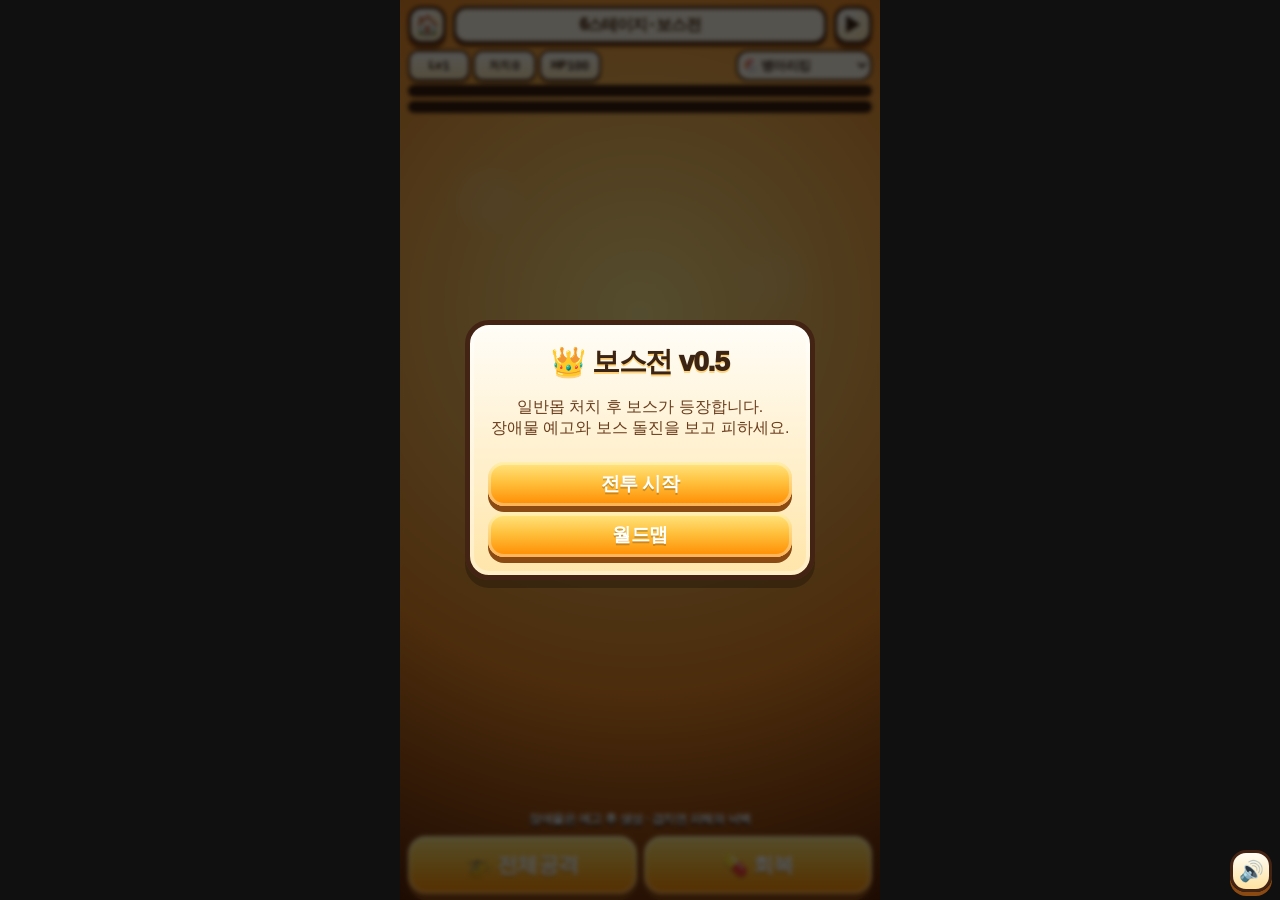
<file: games/boss/index.html>
<!doctype html><html lang="ko"><head><meta charset="utf-8"><meta name="viewport" content="width=device-width,initial-scale=1,maximum-scale=1,user-scalable=no"><title>보스전 v0.5 장애물예고</title><link rel="stylesheet" href="../../css/common.css"><style>*{box-sizing:border-box;-webkit-tap-highlight-color:transparent;user-select:none}html,body{margin:0;width:100%;height:100%;overflow:hidden;background:#151515;font-family:Arial,'Noto Sans KR',sans-serif;color:#fff}#app{max-width:480px;height:100dvh;margin:0 auto;position:relative;overflow:hidden;background:radial-gradient(circle at 50% 35%,#ffe88a,#e98724 60%,#5b2208)}#arena{position:absolute;inset:0;overflow:hidden;touch-action:none}.top{position:absolute;left:8px;right:8px;top:6px;z-index:30;display:flex;gap:7px;align-items:center}.icon{width:38px!important;height:38px!important;border:3px solid #4b2d1c;border-radius:13px;background:#fff8e8;color:#4a2a14;font-size:20px;font-weight:1000;box-shadow:0 3px 0 #8b4a12}.stagePill{flex:1;height:38px;display:flex;align-items:center;justify-content:center;border:3px solid #4b2d1c;border-radius:13px;background:#fff8e8;color:#4a2a14;font-weight:1000;box-shadow:0 3px 0 #8b4a12}.stageSelect{position:absolute;right:8px;top:50px;z-index:31;width:136px;height:31px;border:2px solid #4b2d1c;border-radius:12px;background:#fff8e8;color:#3a2418;font-size:13px;font-weight:1000}.hud{position:absolute;left:8px;right:150px;top:50px;z-index:30;display:grid;grid-template-columns:repeat(3,1fr);gap:3px}.chip{height:31px;background:#fff8e8;color:#3a2418;border:2px solid #4b2d1c;border-radius:10px;font-weight:1000;text-align:center;font-size:11px;display:flex;align-items:center;justify-content:center;gap:1px;box-shadow:0 2px 0 #0003}.chip b{font-size:13px}.bars{position:absolute;left:8px;right:8px;top:85px;z-index:29;display:grid;gap:4px}.bar{height:12px;background:#4b2d1c;border-radius:999px;padding:3px}.fill{height:100%;background:linear-gradient(90deg,#38c172,#ffd54a);border-radius:999px;width:0}.bossFill{background:linear-gradient(90deg,#ff5b5b,#ffd54a)}.player,.enemy,.bullet,.xp,.boss,.block,.warn,.magic,.blockCue{position:absolute;display:flex;align-items:center;justify-content:center;transform:translate(-50%,-50%);will-change:left,top}.player{font-size:40px;z-index:8;filter:drop-shadow(0 4px 0 #0008)}.enemy{font-size:30px;z-index:5}.boss{font-size:78px;z-index:7;filter:drop-shadow(0 6px 0 #0008)}.bullet{font-size:24px;z-index:6}.xp{font-size:18px;z-index:4}.block{width:58px;height:58px;background:linear-gradient(#dff6ff,#7aa7c8);border:4px solid #4b2d1c;border-radius:14px;box-shadow:0 5px 0 #0005;font-size:28px;z-index:3}.blockCue{width:66px;height:66px;border:4px dashed #fff;background:#ff363655;border-radius:16px;box-shadow:0 0 18px #ff3636;z-index:2;font-size:28px;animation:cue .32s infinite alternate}@keyframes cue{to{transform:translate(-50%,-50%) scale(1.08);opacity:.55}}.warn{height:18px;background:#ff242477;border:3px solid #fff4;border-radius:999px;z-index:2;box-shadow:0 0 16px #ff2424;transform-origin:left center}.magic{width:78px;height:78px;border:5px solid #d896ff;border-radius:50%;background:#aa43ff33;box-shadow:0 0 24px #e4a8ff;z-index:2;animation:pulse .35s infinite alternate}@keyframes pulse{to{transform:translate(-50%,-50%) scale(1.1)}}.skills{position:absolute;left:8px;right:8px;bottom:max(6px,env(safe-area-inset-bottom));z-index:35;display:grid;grid-template-columns:1fr 1fr;gap:7px;pointer-events:auto}.skill{height:58px;border:0;border-radius:18px;background:linear-gradient(#ffbd37,#ff8b00);color:#fff;font-size:21px;font-weight:900;box-shadow:0 6px 0 #9b4f00;touch-action:manipulation}.skill:active{transform:translateY(4px);box-shadow:0 2px 0 #9b4f00}.joy{position:absolute;width:118px;height:118px;border-radius:50%;background:#ffffff22;border:4px solid #ffffff66;z-index:25;display:none;pointer-events:none;transform:translate(-50%,-50%)}.stick{position:absolute;left:35px;top:35px;width:40px;height:40px;border-radius:50%;background:#ffffff99;border:3px solid #fff;box-shadow:0 3px 0 #0005}.fx{position:absolute;left:50%;top:42%;transform:translate(-50%,-50%);font-size:34px;font-weight:1000;text-align:center;text-shadow:0 5px #4b2d1c;opacity:0;z-index:40;pointer-events:none}.fx.show{animation:pop .8s ease}@keyframes pop{0%{opacity:0;transform:translate(-50%,-10%) scale(.6)}35%{opacity:1;transform:translate(-50%,-50%) scale(1.15)}100%{opacity:0;transform:translate(-50%,-85%) scale(1)}}.overlay{position:absolute;inset:0;background:#0009;display:flex;align-items:center;justify-content:center;z-index:50;padding:18px}.card{background:#fff8e8;color:#3b2413;border:5px solid #4b2d1c;border-radius:22px;padding:18px;text-align:center;width:100%;max-width:350px;box-shadow:0 8px 0 #8b4a12}.card h1{margin:0 0 8px;font-size:28px}.start,.up{width:100%;min-height:44px;border:0;border-radius:16px;background:linear-gradient(#ffbd37,#ff8b00);font-size:19px;font-weight:900;color:#fff;box-shadow:0 5px 0 #9b4f00;margin-top:7px}.upgrid{display:grid;gap:8px}.up{background:#fff;color:#3b2413;border:4px solid #4b2d1c;box-shadow:0 4px 0 #8b4a12}.stars{font-size:42px;color:#ffca28;text-shadow:0 4px #805000}.hint{position:absolute;left:8px;right:8px;bottom:72px;text-align:center;z-index:20;font-size:12px;font-weight:1000;text-shadow:0 2px #000;pointer-events:none}.shake{animation:shake .22s linear 2}@keyframes shake{25%{filter:brightness(1.7);transform:translateX(-4px)}75%{filter:brightness(1.3);transform:translateX(4px)}}@media(max-height:700px){.stageSelect{top:46px;height:29px}.hud{top:46px}.chip{height:29px;font-size:10px}.chip b{font-size:12px}.bars{top:79px}.skill{height:52px;font-size:18px}.hint{display:none}.boss{font-size:68px}.joy{width:104px;height:104px}.stick{left:30px;top:30px;width:36px;height:36px}.block{width:50px;height:50px}.card{padding:14px}.start,.up{min-height:40px}}</style></head><body><div id="app"><div id="arena"></div><div class="top"><button class="icon" onclick="location.href='../../index.html'">🏠</button><div class="stagePill">6스테이지 · 보스전</div><button class="icon" onclick="startGame()">▶</button></div><select id="stage" class="stageSelect"><option value="chicken">🐔 병아리킹</option><option value="pig">🐷 돼지왕</option><option value="cow">🐮 황소장군</option><option value="demon">👑 연속 보스</option></select><div class="hud"><div class="chip">Lv<b id="lv">1</b></div><div class="chip">처치<b id="kill">0</b></div><div class="chip">HP<b id="hp">100</b></div></div><div class="bars"><div class="bar"><div class="fill" id="exp"></div></div><div class="bar"><div class="fill bossFill" id="bossHp"></div></div></div><div class="skills"><button class="skill" id="active">🚁 전체공격</button><button class="skill" id="heal">💊 회복</button></div><div class="hint">장애물은 예고 후 생성 · 겹치면 피해와 넉백</div><div class="joy" id="joy"><div class="stick" id="stick"></div></div><div class="fx" id="fx">LEVEL UP!</div><div class="overlay" id="overlay"><div class="card"><h1>👑 보스전 v0.5</h1><p>일반몹 처치 후 보스가 등장합니다.<br>장애물 예고와 보스 돌진을 보고 피하세요.</p><button class="start" onclick="startGame()">전투 시작</button><button class="start" onclick="location.href='../../index.html'">월드맵</button></div></div></div><script src="../../js/save.js"></script><script src="../../js/result.js"></script><script>const $=id=>document.getElementById(id),arena=$('arena'),overlay=$('overlay'),app=$('app'),joy=$('joy'),stick=$('stick');const STAGES={chicken:{bg:'radial-gradient(circle at 50% 35%,#ffe88a,#e98724 60%,#5b2208)',mobs:['🐥','🐔','🥚'],bosses:[{icon:'👑🐥',name:'병아리킹',hp:600,pat:'dash'}],need:70,blocks:0},pig:{bg:'radial-gradient(circle at 50% 35%,#ffd1df,#d65a78 60%,#581425)',mobs:['🐷','🐖','🥩'],bosses:[{icon:'👑🐷',name:'돼지왕',hp:760,pat:'heavy'}],need:85,blocks:1},cow:{bg:'radial-gradient(circle at 50% 35%,#c9ffb0,#5fa14e 60%,#173b18)',mobs:['🐄','🐂','📦'],bosses:[{icon:'👑🐂',name:'황소장군',hp:920,pat:'bull'}],need:100,blocks:3},demon:{bg:'radial-gradient(circle at 50% 35%,#c6a3ff,#5b2fb8 55%,#12051f)',mobs:['🐥','🐔','🐷','🐖','🐄','🐂','📦'],bosses:[{icon:'👑🐥',name:'병아리킹',hp:500,pat:'dash'},{icon:'👑🐷',name:'돼지왕',hp:650,pat:'heavy'},{icon:'👑🐂',name:'황소장군',hp:800,pat:'bull'},{icon:'👑😈',name:'구매대마왕',hp:1100,pat:'demon'}],need:70,blocks:'random'}};let stageConf,W=480,H=800,p,enemies=[],bullets=[],xps=[],blocks=[],cues=[],boss=null,bossIndex=0,run=false,last=0,spawnT=0,shootT=0,activeT=0,blockT=0;let joyId=null,baseX=0,baseY=0,keys={l:false,r:false,u:false,d:false},stats,upgradePause=false;function make(cls,txt,x,y){let e=document.createElement('div');e.className=cls;e.textContent=txt;e.style.left=x+'px';e.style.top=y+'px';arena.appendChild(e);return e}function clamp(v,a,b){return Math.max(a,Math.min(b,v))}function init(){stageConf=STAGES[stage.value];app.style.background=stageConf.bg;W=arena.clientWidth;H=arena.clientHeight;p={x:W/2,y:H/2,hp:100,el:make('player','👨‍🍳',W/2,H/2)};stats={lv:1,exp:0,need:10,kill:0,atk:12,spd:1,def:0,shots:1,weapon:'🔪'};enemies=[];bullets=[];xps=[];blocks=[];cues=[];boss=null;bossIndex=0;spawnT=0;shootT=0;activeT=0;blockT=0;last=0;cueBlocks(true)}function startGame(){arena.innerHTML='';overlay.style.display='none';init();run=true;upgradePause=false;requestAnimationFrame(loop);pop('일반몹 웨이브 시작!')}function blockCount(){return stageConf.blocks==='random'?1+Math.floor(Math.random()*3):stageConf.blocks}function pickBlockPositions(){let count=blockCount(),pos=[];for(let i=0;i<count;i++){let x,y,tries=0,ok=false;while(!ok&&tries++<120){x=50+Math.random()*(W-100);y=132+Math.random()*(H-255);let nearP=p?Math.hypot(x-p.x,y-p.y):999;ok=Math.hypot(x-W/2,y-H/2)>80&&Math.hypot(x-50,y-120)>80&&nearP>44&&pos.every(b=>Math.hypot(x-b.x,y-b.y)>88)}pos.push({x,y,icon:['📦','🧊','🚚'][i%3]})}return pos}function cueBlocks(initial=false){cues.forEach(c=>c.remove());cues=[];if(stageConf.blocks===0){blocks.forEach(b=>b.el.remove());blocks=[];return}let old=blocks.slice(),pos=pickBlockPositions();pos.forEach(b=>cues.push(make('blockCue','⚠️',b.x,b.y)));setTimeout(()=>{if(!run)return;old.forEach(b=>b.el.remove());blocks=[];cues.forEach(c=>c.remove());cues=[];pos.forEach(b=>addBlock(b))},initial?900:760)}function addBlock(b){let el=make('block',b.icon,b.x,b.y),obj={x:b.x,y:b.y,r:34,el};blocks.push(obj);if(p&&Math.hypot(p.x-b.x,p.y-b.y)<70)blockHit(obj)}function blockHit(b){let dx=p.x-b.x,dy=p.y-b.y,d=Math.hypot(dx,dy)||1;if(d<1){dx=1;dy=0;d=1}p.hp-=Math.max(5,12-stats.def);p.x=clamp(b.x+dx/d*94,20,W-20);p.y=clamp(b.y+dy/d*94,78,H-72);p.el.style.left=p.x+'px';p.el.style.top=p.y+'px';app.classList.add('shake');setTimeout(()=>app.classList.remove('shake'),180);pop('장애물 충돌!')}function hitBlock(x,y,r=22){return blocks.some(b=>Math.abs(x-b.x)<b.r+r&&Math.abs(y-b.y)<b.r+r)}function pushFromBlocks(obj){blocks.forEach(b=>{let dx=obj.x-b.x,dy=obj.y-b.y,d=Math.hypot(dx,dy)||1,min=b.r+24;if(d<min){obj.x=b.x+dx/d*min;obj.y=b.y+dy/d*min}})}function spawnEnemy(){let side=Math.random()*4|0,x=side==0?0:side==1?W:Math.random()*W,y=side==2?0:side==3?H:Math.random()*H;let hp=24+stats.lv*5,icon=stageConf.mobs[Math.floor(Math.random()*stageConf.mobs.length)];enemies.push({x,y,hp,spd:.75+Math.random()*.5,el:make('enemy',icon,x,y),dmg:8})}function spawnBoss(){if(boss)return;let b=stageConf.bosses[bossIndex];boss={x:W/2,y:120,hp:b.hp,max:b.hp,t:0,atk:0,name:b.name,pat:b.pat,el:make('boss',b.icon,W/2,120)};pop('👑 '+b.name+' 등장!')}function shoot(){let targets=[...enemies];if(boss)targets.push(boss);if(!targets.length)return;targets.sort((a,b)=>dist(p,a)-dist(p,b));for(let i=0;i<stats.shots&&i<targets.length;i++){let t=targets[i],d=dist(p,t)||1,vx=(t.x-p.x)/d*6,vy=(t.y-p.y)/d*6;bullets.push({x:p.x,y:p.y,vx,vy,dmg:stats.atk,life:65,el:make('bullet',stats.weapon,p.x,p.y)})}}function loop(ts){if(!run||upgradePause)return;if(!last)last=ts;let dt=Math.min((ts-last)/16.67,2);last=ts;movePlayer(dt);spawnT+=dt;shootT+=dt;activeT+=dt;blockT+=dt;if(stageConf.blocks==='random'&&blockT>520){blockT=0;cueBlocks();pop('장애물 예고!')}if(!boss&&stats.kill<stageConf.need&&spawnT>28/Math.min(2.4,stats.lv*.18+1)){spawnEnemy();spawnT=0}if(!boss&&stats.kill>=stageConf.need)spawnBoss();if(shootT>26/stats.spd){shoot();shootT=0}moveEnemies(dt);moveBoss(dt);moveBullets(dt);collectXp();if(activeT>1800){activeT=0;activeAttack()}updateHud();if(p.hp<=0)end(false);else requestAnimationFrame(loop)}function movePlayer(dt){let speed=3.6*dt;if(keys.l)p.x-=speed;if(keys.r)p.x+=speed;if(keys.u)p.y-=speed;if(keys.d)p.y+=speed;p.x=clamp(p.x,20,W-20);p.y=clamp(p.y,78,H-72);if(hitBlock(p.x,p.y,20))pushFromBlocks(p);p.x=clamp(p.x,20,W-20);p.y=clamp(p.y,78,H-72);p.el.style.left=p.x+'px';p.el.style.top=p.y+'px'}function moveEnemies(dt){enemies.forEach(e=>{let d=dist(p,e)||1;e.x+=(p.x-e.x)/d*e.spd*dt;e.y+=(p.y-e.y)/d*e.spd*dt;pushFromBlocks(e);e.el.style.left=e.x+'px';e.el.style.top=e.y+'px';if(d<24)p.hp-=Math.max(1,e.dmg-stats.def)*.035*dt})}function bossWarn(tx,ty,wide,time,cb){if(!boss)return;let dx=tx-boss.x,dy=ty-boss.y,len=Math.hypot(dx,dy)||1,ang=Math.atan2(dy,dx);let w=document.createElement('div');w.className='warn';w.style.left=boss.x+'px';w.style.top=boss.y+'px';w.style.width=Math.min(len,wide)+'px';w.style.transform='rotate('+ang+'rad)';arena.appendChild(w);setTimeout(()=>{w.remove();if(run&&boss)cb(dx/len,dy/len)},time)}function dashBoss(vx,vy,distPx,dmg){let steps=0,hit=false,iv=setInterval(()=>{if(!run||!boss){clearInterval(iv);return}steps++;boss.x+=vx*12;boss.y+=vy*12;boss.x=clamp(boss.x,40,W-40);boss.y=clamp(boss.y,92,H-92);pushFromBlocks(boss);boss.el.style.left=boss.x+'px';boss.el.style.top=boss.y+'px';if(!hit&&dist(p,boss)<58){p.hp-=Math.max(8,dmg-stats.def);hit=true;app.classList.add('shake');setTimeout(()=>app.classList.remove('shake'),160)}if(steps>distPx/12)clearInterval(iv)},16)}function demonTeleport(){if(!boss)return;let x=60+Math.random()*(W-120),y=125+Math.random()*(H-220);let m=make('magic','',x,y);setTimeout(()=>{if(boss){boss.x=x;boss.y=y;boss.el.style.left=x+'px';boss.el.style.top=y+'px';bossWarn(p.x,p.y,260,620,(vx,vy)=>dashBoss(vx,vy,260,18))}m.remove()},650)}function moveBoss(dt){if(!boss)return;boss.t+=dt;boss.atk+=dt;boss.x+=Math.sin(boss.t/35)*.45*dt;boss.y+=Math.sin(boss.t/55)*.25*dt;pushFromBlocks(boss);boss.el.style.left=boss.x+'px';boss.el.style.top=boss.y+'px';let freq=boss.pat==='dash'?150:boss.pat==='heavy'?120:boss.pat==='bull'?95:80;if(boss.atk>freq){boss.atk=0;if(boss.pat==='demon'&&Math.random()<.55){demonTeleport();cueBlocks()}else{let damage=boss.pat==='heavy'?20:boss.pat==='bull'?24:16;let range=boss.pat==='bull'?360:boss.pat==='heavy'?290:240;bossWarn(p.x,p.y,range,650,(vx,vy)=>dashBoss(vx,vy,range,damage))}}if(Math.random()<.010+(boss.pat==='demon'?.012:0))for(let i=0;i<6;i++){let a=i*Math.PI/3+boss.t/30;enemies.push({x:boss.x+Math.cos(a)*40,y:boss.y+Math.sin(a)*40,hp:22,spd:1.25,el:make('enemy',stageConf.mobs[i%stageConf.mobs.length],boss.x,boss.y),dmg:10})}if(dist(p,boss)<60)p.hp-=.16*dt;if(boss.hp<=0){boss.el.remove();boss=null;bossIndex++;if(bossIndex>=stageConf.bosses.length)end(true);else{stats.kill=0;pop('다음 페이즈! 일반몹 등장!')}}}function moveBullets(dt){bullets.forEach(b=>{b.x+=b.vx*dt;b.y+=b.vy*dt;b.life-=dt;b.el.style.left=b.x+'px';b.el.style.top=b.y+'px';enemies.forEach(e=>{if(e.hp>0&&Math.hypot(b.x-e.x,b.y-e.y)<24){e.hp-=b.dmg;b.life=0;if(e.hp<=0)killEnemy(e)}});if(boss&&Math.hypot(b.x-boss.x,b.y-boss.y)<52){boss.hp-=b.dmg;b.life=0}if(hitBlock(b.x,b.y,8))b.life=0});bullets=bullets.filter(b=>{let ok=b.life>0&&b.x>-20&&b.x<W+20&&b.y>-20&&b.y<H+20;if(!ok)b.el.remove();return ok});enemies=enemies.filter(e=>{let ok=e.hp>0;if(!ok)e.el.remove();return ok})}function killEnemy(e){stats.kill++;xps.push({x:e.x,y:e.y,el:make('xp','⭐',e.x,e.y)})}function collectXp(){xps.forEach(x=>{let d=Math.hypot(p.x-x.x,p.y-x.y)||1;x.x+=(p.x-x.x)/d*3;x.y+=(p.y-x.y)/d*3;x.el.style.left=x.x+'px';x.el.style.top=x.y+'px';if(d<24){x.take=true;stats.exp++;if(stats.exp>=stats.need)levelUp()}});xps=xps.filter(x=>{if(x.take){x.el.remove();return false}return true})}function levelUp(){stats.lv++;stats.exp=0;stats.need+=6;upgradePause=true;showUpgrade()}function showUpgrade(){overlay.style.display='flex';overlay.innerHTML='<div class="card"><h1>LEVEL UP</h1><div class="upgrid"><button class="up" onclick="upgrade(\'atk\')">⚔ 공격력 +15%</button><button class="up" onclick="upgrade(\'def\')">🛡 방어력 +2</button><button class="up" onclick="upgrade(\'weapon\')">🛠 무기 강화</button></div></div>'}function upgrade(t){if(t=='atk')stats.atk=Math.round(stats.atk*1.15);if(t=='def')stats.def+=2;if(t=='weapon'){stats.shots++;stats.spd+=.12;stats.weapon=stats.shots>=4?'⚙️':stats.shots>=3?'🪚':'🔪'}overlay.style.display='none';upgradePause=false;last=0;pop('업그레이드 완료!');requestAnimationFrame(loop)}function activeAttack(e){if(e)e.stopPropagation();pop('🚁 전체공격!');enemies.forEach(e=>e.hp-=80);if(boss)boss.hp-=70}function end(clear){run=false;let stars=clear?(p.hp>70?3:p.hp>35?2:1):1;if(clear)try{clearStage('boss',stars)}catch(e){}overlay.style.display='flex';overlay.innerHTML='<div class="card"><h1>'+(clear?'🎉 승리!':'💀 패배')+'</h1><div class="stars">'+'★'.repeat(stars)+'☆'.repeat(3-stars)+'</div><p>단계: '+stage.selectedOptions[0].text+'<br>레벨 '+stats.lv+' · 처치 '+stats.kill+'<br>획득 포인트 '+(clear?50+stats.lv*5:stats.lv*5)+'P</p><button class="start" onclick="startGame()">다시 전투</button><button class="start" onclick="location.href=\'../../index.html\'">월드맵</button></div>'}function updateHud(){lv.textContent=stats.lv;kill.textContent=stats.kill;hp.textContent=Math.max(0,Math.round(p.hp));exp.style.width=Math.min(100,stats.exp/stats.need*100)+'%';bossHp.style.width=boss?Math.max(0,boss.hp/boss.max*100)+'%':'0%'}function dist(a,b){return Math.hypot(a.x-b.x,a.y-b.y)}function pop(t){fx.textContent=t;fx.classList.remove('show');void fx.offsetWidth;fx.classList.add('show')}function setStick(dx,dy){let d=Math.hypot(dx,dy)||1,m=Math.min(d,38),nx=d>8?dx/d:0,ny=d>8?dy/d:0;keys.l=nx<-.25;keys.r=nx>.25;keys.u=ny<-.25;keys.d=ny>.25;stick.style.left=(35+nx*m)+'px';stick.style.top=(35+ny*m)+'px'}function joyStart(e){if(!run||upgradePause||joyId!==null)return;if(e.target.closest('.top,.stageSelect,.skills,.overlay'))return;joyId=e.pointerId;baseX=e.clientX;baseY=e.clientY;joy.style.left=baseX+'px';joy.style.top=baseY+'px';joy.style.display='block';setStick(0,0);e.preventDefault()}function joyMove(e){if(e.pointerId!==joyId)return;setStick(e.clientX-baseX,e.clientY-baseY);e.preventDefault()}function joyEnd(e){if(e&&e.pointerId!==joyId)return;joyId=null;joy.style.display='none';keys={l:false,r:false,u:false,d:false};stick.style.left='35px';stick.style.top='35px'}arena.addEventListener('pointerdown',joyStart);arena.addEventListener('pointermove',joyMove);arena.addEventListener('pointerup',joyEnd);arena.addEventListener('pointercancel',joyEnd);active.addEventListener('pointerdown',e=>{e.stopPropagation();activeAttack(e)});heal.addEventListener('pointerdown',e=>{e.stopPropagation();if(p){p.hp=Math.min(100,p.hp+15);pop('응급지원 +HP')}});document.addEventListener('keydown',e=>{if(e.key==='ArrowLeft'||e.key==='a')keys.l=true;if(e.key==='ArrowRight'||e.key==='d')keys.r=true;if(e.key==='ArrowUp'||e.key==='w')keys.u=true;if(e.key==='ArrowDown'||e.key==='s')keys.d=true;if(e.key==='q')heal.dispatchEvent(new PointerEvent('pointerdown'));if(e.key==='e')activeAttack()});document.addEventListener('keyup',e=>{if(e.key==='ArrowLeft'||e.key==='a')keys.l=false;if(e.key==='ArrowRight'||e.key==='d')keys.r=false;if(e.key==='ArrowUp'||e.key==='w')keys.u=false;if(e.key==='ArrowDown'||e.key==='s')keys.d=false});stage.onchange=()=>{if(run)startGame()};window.onresize=()=>{W=arena.clientWidth;H=arena.clientHeight};</script></body></html>
</file>
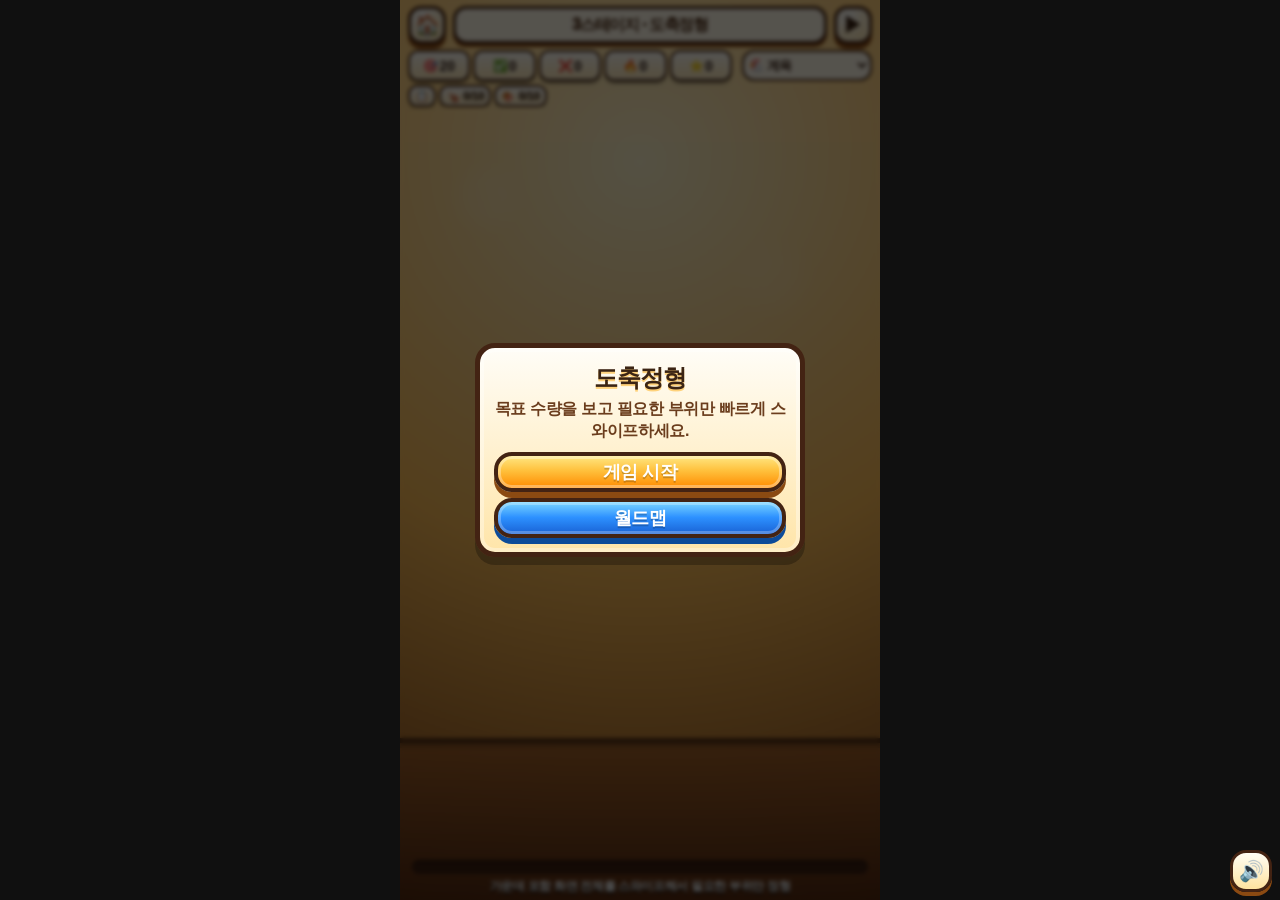
<file: games/butcher/index.html>
<!doctype html><html lang="ko"><head><meta charset="utf-8"><meta name="viewport" content="width=device-width,initial-scale=1,maximum-scale=1,user-scalable=no"><title>도축정형 v2.1</title><link rel="stylesheet" href="../../css/common.css"><style>*{box-sizing:border-box;-webkit-tap-highlight-color:transparent;user-select:none}html,body{margin:0;width:100%;height:100%;overflow:hidden;background:#111;font-family:Arial,'Noto Sans KR',sans-serif;color:#fff}#game{max-width:480px;height:100dvh;margin:0 auto;position:relative;overflow:hidden;background:radial-gradient(circle at 50% 18%,#fff3c9 0,#ffbd55 52%,#814314 100%)}#game.theme-pig{background:radial-gradient(circle at 50% 18%,#ffe4ef 0,#ff95bb 52%,#9e3350 100%)}#game.theme-cow{background:radial-gradient(circle at 50% 18%,#f0ffe4 0,#87cf67 52%,#255720 100%)}#game.theme-boss{background:radial-gradient(circle at 50% 18%,#c4a4ff 0,#5b2fb8 52%,#12051f 100%)}#game.fever{filter:saturate(1.35) brightness(1.08)}#arena{position:absolute;inset:0;overflow:hidden;touch-action:none;cursor:crosshair}.nav{position:absolute;left:8px;right:8px;top:6px;z-index:30;display:flex;gap:7px;align-items:center}.icon{width:38px;height:38px;border:3px solid #4b2d1c;border-radius:13px;background:#fff8e8;color:#4a2a14;font-size:20px;font-weight:1000;box-shadow:0 3px 0 #8b4a12}.stagePill{flex:1;height:38px;display:flex;align-items:center;justify-content:center;border:3px solid #4b2d1c;border-radius:13px;background:#fff8e8;color:#4a2a14;font-weight:1000;box-shadow:0 3px 0 #8b4a12}.selectMini{position:absolute;right:8px;top:50px;z-index:30;width:130px;height:31px;border:2px solid #4b2d1c;border-radius:12px;background:#fff8e8;color:#3a2418;font-size:13px;font-weight:1000}.hud{position:absolute;left:8px;top:50px;z-index:30;display:flex;gap:4px;flex-wrap:wrap;max-width:calc(100% - 150px)}.chip{min-width:49px;padding:4px 6px;background:#fff8e8;color:#3a2418;border:2px solid #4b2d1c;border-radius:12px;font-weight:1000;text-align:center;font-size:12px;box-shadow:0 2px 0 #0003}.chip b{font-size:16px;display:block;line-height:1}.orders{position:absolute;left:8px;right:8px;top:86px;z-index:29;display:flex;gap:5px;align-items:center;pointer-events:none}.orderLabel{background:#4b2d1ccc;border:2px solid #fff8;border-radius:12px;padding:5px 7px;font-weight:1000;font-size:12px}.ordersList{display:flex;gap:5px;flex-wrap:wrap}.tag{background:#fff8e8;color:#3a2418;border:2px solid #4b2d1c;border-radius:13px;padding:5px 7px;font-weight:1000;font-size:12px;box-shadow:0 2px 0 #0003}.tag.done{background:#d9ffd5;color:#167a26;text-decoration:line-through}.floor{position:absolute;left:0;right:0;bottom:0;height:18%;background:linear-gradient(#9c5b27,#4b2410);border-top:5px solid #3a1d0d;z-index:0;opacity:.8}.meat{position:absolute;width:74px;height:58px;border:4px solid #4b2d1c;border-radius:40% 45% 38% 43%;display:flex;align-items:center;justify-content:center;font-size:28px;font-weight:1000;box-shadow:0 6px 0 #0003;transform-origin:center;will-change:transform;z-index:3}.meat.cut{animation:cut .18s ease forwards}@keyframes cut{to{transform:translate(-50%,-50%) scale(1.45) rotate(25deg);opacity:0}}.chickenA{background:linear-gradient(#fff6e8,#ffd1b0)}.chickenB{background:linear-gradient(#ffcf8a,#f38637);border-radius:50% 45% 55% 35%}.chickenC{background:linear-gradient(#ffe1ef,#ff99c4);width:82px;height:46px}.pigA{background:linear-gradient(#ffd4df,#ff7fa6)}.pigB{background:linear-gradient(#ffc1aa,#f06e5a)}.pigC{background:linear-gradient(#ffe0bd,#c87543)}.cowA{background:linear-gradient(#ffd7bd,#b75b3e)}.cowB{background:linear-gradient(#ffe9c8,#d98954)}.cowC{background:linear-gradient(#fff4da,#cc7a44)}.cowD{background:linear-gradient(#ffe0e0,#b94b4b)}.gold{background:linear-gradient(#fff6a8,#ffc400);box-shadow:0 0 18px #fff35a,0 6px 0 #0003}.bad{background:linear-gradient(#a8d76c,#5aa832);color:#213f14}.trap{background:linear-gradient(#6f6f6f,#252525);color:#fff;border-radius:50%;width:64px;height:64px}.sliceLine{position:absolute;height:8px;background:#fff;border-radius:999px;box-shadow:0 0 18px #fff,0 0 26px #ffe45c;transform-origin:left center;z-index:20;pointer-events:none}.spark{position:absolute;width:26px;height:26px;border-radius:50%;background:radial-gradient(#fff,#ffd54a 45%,transparent 70%);z-index:22;pointer-events:none;animation:spark .32s ease forwards}@keyframes spark{to{transform:scale(2.4);opacity:0}}.floatText{position:absolute;z-index:30;font-weight:1000;font-size:28px;text-shadow:0 3px 0 #0004;animation:float .7s ease-out forwards;pointer-events:none}@keyframes float{to{opacity:0;transform:translateY(-55px) scale(1.25)}}.bottom{position:absolute;left:12px;right:12px;bottom:8px;z-index:30}.barWrap{height:18px;background:#4b2d1c;border-radius:999px;padding:3px;box-shadow:0 4px 0 #0003}.bar{height:100%;width:0;border-radius:999px;background:linear-gradient(90deg,#ffd54a,#ff7a2f)}.hint{text-align:center;color:#fff;font-weight:1000;text-shadow:0 2px #000;font-size:12px;margin-top:4px}.feverText{position:absolute;inset:0;display:none;align-items:center;justify-content:center;z-index:40;font-size:54px;font-weight:1000;color:#fff;text-shadow:0 5px 0 #a64d00,0 0 24px #ffd54a;pointer-events:none;animation:pulse .35s infinite alternate}#game.fever .feverText{display:flex}@keyframes pulse{from{transform:scale(1)}to{transform:scale(1.08)}}.shake{animation:shake .22s linear 2}@keyframes shake{25%{transform:translateX(-8px)}75%{transform:translateX(8px)}}.centerOverlay{position:absolute;inset:0;z-index:50;background:#0009;display:flex;align-items:center;justify-content:center;text-align:center;padding:18px}.card{background:#fff8ee;border:5px solid #4b2d1c;border-radius:24px;padding:18px 16px;box-shadow:0 8px 0 #0004;max-width:360px;width:100%;color:#3a2418}h1{margin:0 0 6px;font-size:26px}.sub{font-weight:800;color:#8b3f19;margin-bottom:10px;line-height:1.35}.btn{display:block;width:100%;border:4px solid #4b2d1c;border-radius:18px;background:linear-gradient(#ffcf62,#ff8a2d);padding:10px;font-size:19px;font-weight:1000;color:#3a2418;box-shadow:0 5px 0 #0004;margin-top:7px}.btn.blue{background:linear-gradient(#59bdff,#2575e8);color:#fff}.stars{font-size:40px;color:#ffca28;text-shadow:0 4px 0 #8b5a00}@media(max-height:700px){.selectMini{top:46px;height:28px}.hud{top:46px}.orders{top:78px}.chip{font-size:10px;padding:3px 5px}.chip b{font-size:14px}.tag{font-size:11px;padding:4px 5px}.hint{display:none}.bottom{bottom:5px}.barWrap{height:15px}.meat{width:66px;height:50px;font-size:25px}.trap{width:58px;height:58px}.card{padding:14px}.btn{height:42px;padding:6px}}</style></head><body><div id="game" class="theme-chicken"><div id="arena"></div><div class="floor"></div><div class="nav"><button class="icon" onclick="location.href='../../index.html'">🏠</button><div class="stagePill">3스테이지 · 도축정형</div><button class="icon" id="quickStart">▶</button></div><select id="stage" class="selectMini"><option value="chicken">🐔 계육</option><option value="pig">🐷 돈육</option><option value="cow">🐮 우육</option><option value="boss">👑 최종</option></select><div class="hud"><div class="chip">🎯<b id="goal">20</b></div><div class="chip">✅<b id="done">0</b></div><div class="chip">❌<b id="miss">0</b></div><div class="chip">🔥<b id="combo">0</b></div><div class="chip">⭐<b id="score">0</b></div></div><div class="orders"><div class="orderLabel">📋</div><div id="orderItems" class="ordersList"></div></div><div id="feverText" class="feverText">FEVER!</div><div class="bottom"><div class="barWrap"><div id="feverBar" class="bar"></div></div><div class="hint">가운데 포함 화면 전체를 스와이프해서 필요한 부위만 정형</div></div><div id="overlay" class="centerOverlay"><div class="card"><h1>도축정형</h1><div class="sub">목표 수량을 보고 필요한 부위만 빠르게 스와이프하세요.</div><button id="startBtn" class="btn">게임 시작</button><button class="btn blue" onclick="location.href='../../index.html'">월드맵</button></div></div></div><script src="../../js/save.js"></script><script src="../../js/result.js"></script><script>(()=>{const $=id=>document.getElementById(id);const game=$('game'),arena=$('arena'),overlay=$('overlay'),startBtn=$('startBtn'),stageSel=$('stage'),quick=$('quickStart');const scoreEl=$('score'),comboEl=$('combo'),missEl=$('miss'),doneEl=$('done'),goalEl=$('goal'),feverBar=$('feverBar'),orderItemsEl=$('orderItems');const CONFIG={chicken:{theme:'theme-chicken',goal:20,spawn:760,speed:.92,orders:['chickenA','chickenB'],types:['chickenA','chickenB','chickenC','gold','bad'],max:8,trapRate:0},pig:{theme:'theme-pig',goal:24,spawn:620,speed:1.07,orders:['pigA','pigB','pigC'],types:['pigA','pigB','pigC','gold','bad','trap'],max:10,trapRate:.10},cow:{theme:'theme-cow',goal:28,spawn:520,speed:1.25,orders:['cowA','cowB','cowC','cowD'],types:['cowA','cowB','cowC','cowD','gold','bad','trap'],max:12,trapRate:.16},boss:{theme:'theme-boss',goal:34,spawn:420,speed:1.48,orders:['chickenA','pigA','cowA','cowB','cowD'],types:['chickenA','chickenB','pigA','pigB','cowA','cowB','cowC','cowD','gold','bad','trap'],max:14,trapRate:.22}};const TYPES={chickenA:{label:'닭가슴',icon:'🍗',cls:'chickenA',points:100},chickenB:{label:'닭다리',icon:'🍖',cls:'chickenB',points:120},chickenC:{label:'닭안심',icon:'🥩',cls:'chickenC',points:130},pigA:{label:'돈후지',icon:'🥓',cls:'pigA',points:130},pigB:{label:'돈등심',icon:'🍖',cls:'pigB',points:140},pigC:{label:'삼겹',icon:'🥩',cls:'pigC',points:150},cowA:{label:'한우정육',icon:'🥩',cls:'cowA',points:150},cowB:{label:'우갈비',icon:'🍖',cls:'cowB',points:160},cowC:{label:'우둔',icon:'🥓',cls:'cowC',points:150},cowD:{label:'특수부위',icon:'🍖',cls:'cowD',points:180},gold:{label:'황금부위',icon:'✨',cls:'gold',points:420,special:true},bad:{label:'로스부위',icon:'⚠️',cls:'bad',points:-180,bad:true},trap:{label:'주의품',icon:'⛔',cls:'trap',trap:true}};let cfg,running=false,meats=[],score=0,combo=0,maxCombo=0,miss=0,done=0,fever=0,feverMode=false,last=0,spawnAcc=0,pointerActive=false,trail=[],sliced=0,good=0,bad=0,startAt=0,ended=false,orderTarget={},orderDone={};function setStage(){cfg=CONFIG[stageSel.value];game.className=cfg.theme;goalEl.textContent=cfg.goal;makeTargets();renderOrders()}stageSel.onchange=()=>{setStage();if(running)startGame()};function makeTargets(){orderTarget={};orderDone={};const base=Math.floor(cfg.goal/cfg.orders.length),extra=cfg.goal%cfg.orders.length;cfg.orders.forEach((k,i)=>{orderTarget[k]=base+(i<extra?1:0);orderDone[k]=0})}setStage();function renderOrders(){orderItemsEl.innerHTML='';cfg.orders.forEach(k=>{const t=TYPES[k],el=document.createElement('div');el.className='tag';el.id='order-'+k;el.textContent=t.icon+' '+orderDone[k]+'/'+orderTarget[k];orderItemsEl.appendChild(el)})}function reset(){meats.forEach(m=>m.el.remove());meats=[];score=0;combo=0;maxCombo=0;miss=0;done=0;fever=0;feverMode=false;last=0;spawnAcc=0;trail=[];sliced=0;good=0;bad=0;ended=false;startAt=Date.now();game.classList.remove('fever');makeTargets();updateHud();renderOrders()}function startGame(){reset();running=true;overlay.style.display='none';for(let i=0;i<3;i++)setTimeout(spawnMeat,i*180);requestAnimationFrame(loop)}startBtn.onclick=startGame;quick.onclick=startGame;function updateHud(){scoreEl.textContent=Math.max(0,Math.round(score));comboEl.textContent=combo;missEl.textContent=miss;doneEl.textContent=done;feverBar.style.width=Math.min(100,fever)+'%';cfg.orders.forEach(k=>{const el=$('order-'+k),t=TYPES[k];if(el){el.textContent=t.icon+' '+orderDone[k]+'/'+orderTarget[k];el.classList.toggle('done',orderDone[k]>=orderTarget[k])}})}function chooseType(){if(Math.random()<cfg.trapRate)return 'trap';let pool=cfg.types.slice();if(Math.random()<.78)pool=pool.concat(cfg.orders,cfg.orders,cfg.orders,cfg.orders);return pool[Math.floor(Math.random()*pool.length)]}function spawnMeat(){if(!running||meats.length>=cfg.max)return;const W=arena.clientWidth,H=arena.clientHeight,side=Math.floor(Math.random()*6);let x,y,vx,vy;if(side<2){x=W*(.18+Math.random()*.64);y=H+70;vx=(Math.random()-.5)*4.2;vy=-8.2-Math.random()*3.8}else if(side<4){x=Math.random()<.5?-70:W+70;y=H*(.32+Math.random()*.38);vx=(x<0?1:-1)*(4.5+Math.random()*2.7);vy=-4.2-Math.random()*3.2}else if(side===4){x=W*(.22+Math.random()*.56);y=-70;vx=(Math.random()-.5)*3.8;vy=5.5+Math.random()*2.8}else{x=W*(.25+Math.random()*.5);y=H*(.38+Math.random()*.22);vx=(Math.random()-.5)*5.2;vy=-4.5-Math.random()*2.2}vx*=cfg.speed;vy*=cfg.speed;if(feverMode){vx*=1.08;vy*=1.08}const key=chooseType(),type=TYPES[key],el=document.createElement('div');el.className='meat '+type.cls;el.textContent=type.icon;arena.appendChild(el);meats.push({key,type,el,x,y,vx,vy,rot:Math.random()*360,vr:(Math.random()-.5)*14,hit:false})}function loop(ts){if(!running)return;if(!last)last=ts;const dt=Math.min((ts-last)/16.7,2);last=ts;spawnAcc+=dt*16.7;if(spawnAcc>=cfg.spawn*(feverMode?.72:1)){spawnMeat();spawnAcc=0}meats.forEach(m=>{m.vy+=0.18*dt;m.x+=m.vx*dt;m.y+=m.vy*dt;m.rot+=m.vr*dt;m.el.style.transform='translate(-50%,-50%) rotate('+m.rot+'deg)';m.el.style.left=m.x+'px';m.el.style.top=m.y+'px'});const W=arena.clientWidth,H=arena.clientHeight;meats=meats.filter(m=>{const out=m.y>H+130||m.x<-150||m.x>W+150||m.y<-150;if(out){m.el.remove();return false}return true});updateHud();requestAnimationFrame(loop)}function sliceLine(a,b){const dx=b.x-a.x,dy=b.y-a.y,len=Math.hypot(dx,dy);if(len<6)return;const line=document.createElement('div');line.className='sliceLine';line.style.left=a.x+'px';line.style.top=a.y+'px';line.style.width=len+'px';line.style.transform='rotate('+Math.atan2(dy,dx)+'rad)';arena.appendChild(line);setTimeout(()=>line.remove(),120)}function spark(x,y){const el=document.createElement('div');el.className='spark';el.style.left=(x-13)+'px';el.style.top=(y-13)+'px';arena.appendChild(el);setTimeout(()=>el.remove(),320)}function distToSegment(p,a,b){const vx=b.x-a.x,vy=b.y-a.y,wx=p.x-a.x,wy=p.y-a.y,c1=vx*wx+vy*wy,c2=vx*vx+vy*vy,t=Math.max(0,Math.min(1,c1/(c2||1)));return Math.hypot(p.x-(a.x+t*vx),p.y-(a.y+t*vy))}function trySlice(a,b){const sp=Math.hypot(b.x-a.x,b.y-a.y);if(sp<7)return;sliceLine(a,b);let hits=0;meats.slice().forEach(m=>{if(m.hit)return;const r=m.el.getBoundingClientRect(),ar=arena.getBoundingClientRect(),center={x:r.left-ar.left+r.width/2,y:r.top-ar.top+r.height/2},radius=Math.max(r.width,r.height)*.56;if(distToSegment(center,a,b)<=radius){m.hit=true;hits++;handleHit(m,center)}});if(hits>1)float('MULTI x'+hits,b.x,b.y,'#ffd54a')}function handleHit(m,pos){m.el.classList.add('cut');setTimeout(()=>m.el.remove(),160);meats=meats.filter(x=>x!==m);sliced++;spark(pos.x,pos.y);if(navigator.vibrate)navigator.vibrate(18);if(m.type.trap){bad++;combo=0;miss+=2;fever=Math.max(0,fever-35);shake();float('주의!',pos.x,pos.y,'#ff5b5b');if(miss>=5)finish();return}if(m.type.bad||!cfg.orders.includes(m.key)||orderDone[m.key]>=orderTarget[m.key]){bad++;combo=0;miss++;score=Math.max(0,score-140);fever=Math.max(0,fever-20);float('LOSS',pos.x,pos.y,'#ff5b5b');if(miss>=5)finish();return}good++;combo++;maxCombo=Math.max(maxCombo,combo);orderDone[m.key]++;let point=m.type.points+(combo*10);if(feverMode)point*=2;score+=point;done++;fever=Math.min(100,fever+9+(combo>=6?5:0));float(combo>=12?'CRITICAL!':combo>=8?'EXCELLENT!':'SLICE!',pos.x,pos.y,combo>=8?'#ffd54a':'#fff');if(fever>=100&&!feverMode)activateFever();if(done>=cfg.goal)finish()}function activateFever(){feverMode=true;game.classList.add('fever');float('FEVER x2!',arena.clientWidth/2,arena.clientHeight*.46,'#ffd54a');setTimeout(()=>{feverMode=false;fever=0;game.classList.remove('fever')},3200)}function float(txt,x,y,color){const el=document.createElement('div');el.className='floatText';el.textContent=txt;el.style.left=x+'px';el.style.top=y+'px';el.style.color=color||'#fff';arena.appendChild(el);setTimeout(()=>el.remove(),700)}function shake(){game.classList.remove('shake');void game.offsetWidth;game.classList.add('shake')}function pointFrom(e){const r=arena.getBoundingClientRect(),p=e.touches?e.touches[0]:e;return{x:p.clientX-r.left,y:p.clientY-r.top,t:performance.now()}}function down(e){if(!running)return;pointerActive=true;trail=[pointFrom(e)]}function move(e){if(!pointerActive||!running)return;e.preventDefault();const p=pointFrom(e),prev=trail[trail.length-1];if(prev)trySlice(prev,p);trail.push(p);if(trail.length>8)trail.shift()}function up(){pointerActive=false;trail=[]}arena.addEventListener('pointerdown',down);arena.addEventListener('pointermove',move);window.addEventListener('pointerup',up);arena.addEventListener('touchstart',down,{passive:false});arena.addEventListener('touchmove',move,{passive:false});window.addEventListener('touchend',up);function finish(){if(ended)return;ended=true;running=false;const elapsed=Math.max(1,Math.round((Date.now()-startAt)/1000)),accuracy=sliced?Math.round(good/sliced*100):0;let stars=1;if(miss===0&&maxCombo>=12&&accuracy>=90)stars=3;else if(miss<=2&&accuracy>=75)stars=2;showResult(stars,elapsed,accuracy)}function showResult(stars,elapsed,accuracy){try{clearStage('butcher',stars)}catch(e){}const next=typeof nextStageOf==='function'?nextStageOf('butcher'):null;overlay.innerHTML='<div class="card"><h1>도축정형 완료</h1><div class="stars">'+'★'.repeat(stars)+'☆'.repeat(3-stars)+'</div><div class="sub">점수 '+Math.round(score).toLocaleString()+'점 · 콤보 '+maxCombo+'<br>정확도 '+accuracy+'% · 로스 '+miss+' · '+elapsed+'초</div><button class="btn" id="nextBtn">'+(next?'다음 스테이지':'월드맵')+'</button><button class="btn blue" id="mapBtn">월드맵</button><button class="btn" id="retryBtn">다시 정형</button></div>';overlay.style.display='flex';mapBtn.onclick=()=>location.href='../../index.html';retryBtn.onclick=startGame;nextBtn.onclick=()=>{if(next)location.href='../../'+next.url.replace('./','')+'?stage='+next.id;else location.href='../../index.html'}}})();</script></body></html>
</file>
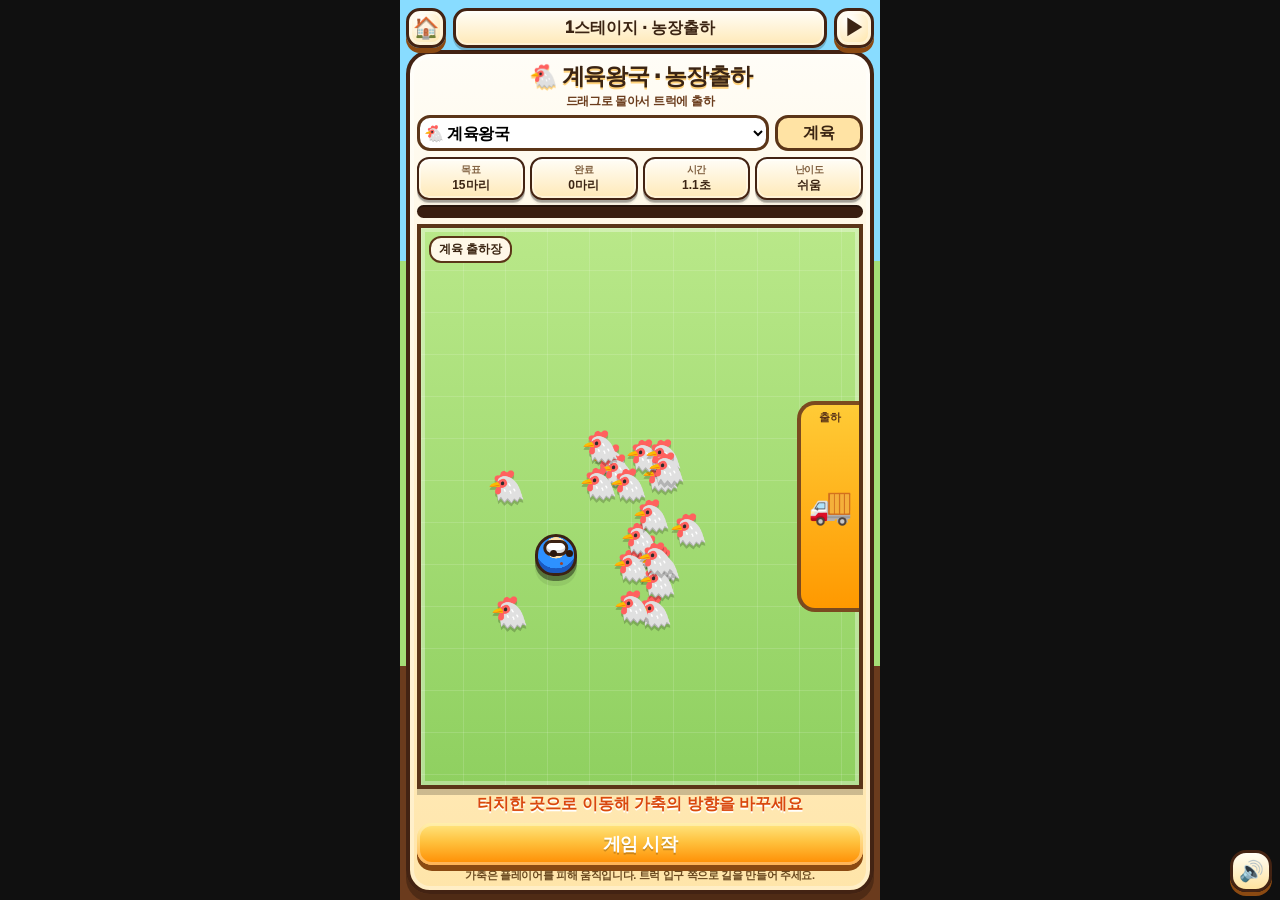
<file: games/farm/index.html>
<!doctype html><html lang="ko"><head><meta charset="utf-8"><meta name="viewport" content="width=device-width,initial-scale=1,maximum-scale=1,user-scalable=no"><title>농장출하 모바일 패치</title><link rel="stylesheet" href="../../css/common.css"><style>*{box-sizing:border-box;-webkit-tap-highlight-color:transparent;user-select:none}html,body{margin:0;width:100%;height:100%;overflow:hidden;background:#111;font-family:Arial,'Noto Sans KR',sans-serif}.app{max-width:480px;height:100dvh;margin:0 auto;position:relative;overflow:hidden;background:linear-gradient(#88dcff 0 29%,#a5de76 29% 74%,#6b3b1d 74%);color:#3b2512;padding:6px}.app.pig{background:linear-gradient(#ffd2e1 0 29%,#f2b06f 29% 74%,#7a3d22 74%)}.app.cow{background:linear-gradient(#9be7ff 0 29%,#9bd66f 29% 74%,#426b2b 74%)}.app.mix{background:linear-gradient(#331650 0 29%,#7350a4 29% 74%,#16081f 74%);color:#fff}.top{height:44px;display:flex;gap:7px;align-items:center}.icon{width:40px;height:40px;border:3px solid #4b2d1c;border-radius:14px;background:#fff8e8;font-size:21px;font-weight:1000;box-shadow:0 3px 0 #8b4a12}.pill{flex:1;height:40px;display:flex;align-items:center;justify-content:center;border:3px solid #4b2d1c;border-radius:14px;background:#fff8e8;color:#4a2a14;font-weight:1000;box-shadow:0 3px 0 #8b4a12}.card{height:calc(100dvh - 56px);background:#fff7d2;border:4px solid #5b3518;border-radius:22px;padding:7px;box-shadow:0 6px 0 #9b6a22;display:flex;flex-direction:column;min-height:0}.app.mix .card{background:#fff7d2;color:#3b2512}h1{text-align:center;margin:0;font-size:23px;text-shadow:0 3px #fff}.sub{text-align:center;font-weight:1000;color:#7b4a1f;font-size:12px;margin:1px 0 5px}.toprow{display:grid;grid-template-columns:1fr 88px;gap:6px}select{width:100%;height:36px;border:3px solid #5b3518;border-radius:13px;background:#fff;font-size:16px;font-weight:900}.badge{height:36px;border:3px solid #5b3518;border-radius:13px;background:#ffe3a4;display:flex;align-items:center;justify-content:center;font-weight:1000}.hud{display:grid;grid-template-columns:1fr 1fr 1fr 1fr;gap:5px;margin-top:6px}.box{background:#fff;border:2px solid #7b4a1f;border-radius:12px;text-align:center;padding:4px;font-weight:900;font-size:12px;box-shadow:inset 0 -2px 0 #ffe0a0}.box small{display:block;color:#806040;font-size:10px}.bar{height:13px;margin-top:5px;background:#4b2d1c;border-radius:999px;padding:3px}.fill{height:100%;width:0;border-radius:999px;background:linear-gradient(90deg,#38c172,#ffd54a)}.board{position:relative;width:100%;flex:1;min-height:250px;background:linear-gradient(#b9e889,#8fd060);border:4px solid #5b3518;border-radius:20px;margin-top:6px;overflow:hidden;touch-action:none;box-shadow:inset 0 0 0 5px #78bd4f}.board.pig{background:linear-gradient(#ffd7e3,#eca063)}.board.cow{background:linear-gradient(#d8ffd0,#8ed060)}.board.mix{background:linear-gradient(#d8c2ff,#5b2fb8)}.board:before{content:"";position:absolute;inset:0;background-image:linear-gradient(90deg,#ffffff22 1px,transparent 1px),linear-gradient(#ffffff22 1px,transparent 1px);background-size:42px 42px}.sign{position:absolute;left:8px;top:8px;background:#fff8e8;border:2px solid #5b3518;border-radius:12px;padding:3px 8px;font-size:12px;font-weight:1000;z-index:2}.goal{position:absolute;right:0;top:31%;width:62px;height:38%;background:linear-gradient(#ffcb36,#ff9900);border-left:4px solid #7b4a1f;border-top:4px solid #7b4a1f;border-bottom:4px solid #7b4a1f;border-radius:18px 0 0 18px;display:flex;align-items:center;justify-content:center;font-size:36px;z-index:1}.goal:before{content:"출하";position:absolute;top:5px;font-size:11px;font-weight:1000;color:#5b3518}.player{position:absolute;width:42px;height:42px;font-size:34px;z-index:5;display:flex;align-items:center;justify-content:center;filter:drop-shadow(0 5px 0 #0004)}.player.active{filter:drop-shadow(0 0 10px #fff) drop-shadow(0 5px 0 #0004)}.unit{position:absolute;width:36px;height:36px;font-size:31px;display:flex;align-items:center;justify-content:center;filter:drop-shadow(0 3px 0 #0003)}.unit.pop{animation:popOut .25s ease forwards}@keyframes popOut{to{transform:translateY(-24px) scale(.2);opacity:0}}.wall{position:absolute;background:linear-gradient(#8a6034,#5b3518);border:2px solid #4b2d1c;border-radius:8px;opacity:.9}.msg{text-align:center;height:24px;font-size:16px;font-weight:1000;color:#d9480f;margin-top:5px;text-shadow:0 2px #fff}.start{width:100%;height:42px;border:0;border-radius:15px;background:linear-gradient(#ffbd37,#ff8b00);color:white;font-size:18px;font-weight:1000;box-shadow:0 5px 0 #9b4f00;margin-top:5px}.tip{font-size:11px;text-align:center;margin-top:3px;color:#6b4a20;font-weight:900}.overlay{position:absolute;inset:0;background:#0009;display:none;align-items:center;justify-content:center;z-index:9;padding:16px}.result{background:#fff;border:5px solid #5b3518;border-radius:24px;padding:18px;text-align:center;width:100%;box-shadow:0 8px 0 #9b6a22}.stars{font-size:42px;color:#ffca28;text-shadow:0 4px #7a4a00}.fx{position:absolute;left:50%;top:48%;transform:translate(-50%,-50%);font-size:31px;font-weight:1000;color:#fff;text-shadow:0 5px #4b2d1c,0 0 12px #fff;opacity:0;z-index:8;pointer-events:none}.fx.show{animation:fx .75s ease}@keyframes fx{0%{opacity:0;transform:translate(-50%,-10%) scale(.6)}35%{opacity:1;transform:translate(-50%,-50%) scale(1.18)}100%{opacity:0;transform:translate(-50%,-85%) scale(1)}}.ring{position:absolute;width:50px;height:50px;border:4px solid #fff;border-radius:50%;pointer-events:none;z-index:4;opacity:0;transform:translate(-50%,-50%)}.ring.show{animation:ring .35s ease}@keyframes ring{0%{opacity:.9;transform:translate(-50%,-50%) scale(.4)}100%{opacity:0;transform:translate(-50%,-50%) scale(1.5)}}@media(max-height:700px){h1{font-size:20px}.sub,.tip{display:none}.hud{grid-template-columns:1fr 1fr 1fr 1fr}.box{padding:2px}.start{height:38px}.msg{font-size:14px;height:20px}}</style></head><body><div class="app" id="app"><div class="top"><button class="icon" onclick="location.href='../../index.html'">🏠</button><div class="pill">1스테이지 · 농장출하</div><button class="icon" onclick="startGame()">▶</button></div><div class="card"><h1 id="title">🐔 농장출하</h1><div class="sub">드래그로 몰아서 트럭에 출하</div><div class="toprow"><select id="stage"><option value="chicken">🐔 계육왕국</option><option value="pig">🐷 돈육왕국</option><option value="cow">🐮 우육왕국</option><option value="mix">👑 구매대전쟁</option></select><div class="badge" id="stageBadge">계육</div></div><div class="hud"><div class="box"><small>목표</small><span id="target">15마리</span></div><div class="box"><small>완료</small><span id="score">0마리</span></div><div class="box"><small>시간</small><span id="time">0.0초</span></div><div class="box"><small>난이도</small><span id="level">쉬움</span></div></div><div class="bar"><div class="fill" id="fill"></div></div><div class="board" id="board"><div class="sign" id="sign">오늘의 출하장</div><div class="goal">🚚</div><div class="player" id="player">👨</div><div class="ring" id="ring"></div></div><div class="msg" id="msg">터치한 곳으로 이동해 가축의 방향을 바꾸세요</div><button class="start" onclick="startGame()">게임 시작</button><div class="tip">가축은 플레이어를 피해 움직입니다. 트럭 입구 쪽으로 길을 만들어 주세요.</div></div><div class="fx" id="fx">출하 성공!</div></div><div class="overlay" id="overlay"><div class="result"><h2>출하 결과</h2><div class="stars" id="stars">★★★</div><p id="resultText"></p><button class="start" onclick="startGame()">다시 출하</button><button class="start" onclick="location.href='../../index.html'">월드맵</button></div></div><script src="../../js/save.js"></script><script src="../../js/result.js"></script><script>const $=id=>document.getElementById(id),board=$('board'),player=$('player'),app=$('app'),fx=$('fx'),ring=$('ring');const cfgs={chicken:{cls:'chicken',badge:'계육',title:'🐔 계육왕국',icon:'🐔',target:15,count:22,speed:1.25,push:260,area:70,level:'쉬움',walls:0,sign:'계육 출하장'},pig:{cls:'pig',badge:'돈육',title:'🐷 돈육왕국',icon:'🐷',target:12,count:18,speed:.95,push:215,area:65,level:'보통',walls:1,sign:'돈육 출하장'},cow:{cls:'cow',badge:'우육',title:'🐮 우육왕국',icon:'🐮',target:9,count:14,speed:.72,push:180,area:62,level:'어려움',walls:2,sign:'우육 출하장'},mix:{cls:'mix',badge:'최종',title:'👑 구매대전쟁',icon:'mix',target:18,count:28,speed:.95,push:230,area:68,level:'최종',walls:3,sign:'통합 출하장'}};let cfg,units=[],walls=[],px=100,py=180,tx=100,ty=180,run=false,last=0,t=0,done=0,raf=0,drag=false;function rnd(a,b){return a+Math.random()*(b-a)}function clamp(v,a,b){return Math.max(a,Math.min(b,v))}function theme(){cfg=cfgs[stage.value];app.className='app '+cfg.cls;board.className='board '+cfg.cls;title.textContent=cfg.title+' · 농장출하';target.textContent=cfg.target+'마리';level.textContent=cfg.level;sign.textContent=cfg.sign;stageBadge.textContent=cfg.badge}stage.onchange=()=>{theme();if(run)startGame()};theme();function clearAll(){units.forEach(a=>a.el.remove());walls.forEach(w=>w.el.remove());units=[];walls=[]}function addWall(x,y,w,h){let el=document.createElement('div');el.className='wall';el.style.left=x+'px';el.style.top=y+'px';el.style.width=w+'px';el.style.height=h+'px';board.appendChild(el);walls.push({x,y,w,h,el})}function block(x,y){return walls.some(w=>x+30>w.x&&x<w.x+w.w&&y+30>w.y&&y<w.y+w.h)}function makeUnits(){let bw=board.clientWidth,bh=board.clientHeight;if(cfg.walls>=1)addWall(bw*.40,bh*.18,22,bh*.38);if(cfg.walls>=2)addWall(bw*.62,bh*.48,22,bh*.34);if(cfg.walls>=3)addWall(bw*.24,bh*.58,bw*.28,20);for(let i=0;i<cfg.count;i++){let el=document.createElement('div');el.className='unit';let ic=cfg.icon==='mix'?['🐔','🐷','🐮'][i%3]:cfg.icon;el.textContent=ic;let x,y,k=0;do{x=rnd(20,bw-120);y=rnd(25,bh-65);k++}while(block(x,y)&&k<40);board.appendChild(el);units.push({el,x,y,vx:rnd(-.4,.4),vy:rnd(-.4,.4),ok:false})}}function inGoal(a){let bw=board.clientWidth,bh=board.clientHeight;return a.x>bw-68&&a.y>bh*.32&&a.y<bh*.68}function ui(){score.textContent=done+'마리';time.textContent=t.toFixed(1)+'초';fill.style.width=Math.min(100,done/cfg.target*100)+'%';player.style.left=px+'px';player.style.top=py+'px'}function pop(t){fx.textContent=t;fx.classList.remove('show');void fx.offsetWidth;fx.classList.add('show')}function tapFx(x,y){ring.style.left=x+'px';ring.style.top=y+'px';ring.classList.remove('show');void ring.offsetWidth;ring.classList.add('show')}function loop(ts){if(!run)return;if(!last)last=ts;let dt=Math.min((ts-last)/1000,.035);last=ts;t+=dt;let dx=tx-px,dy=ty-py,d=Math.hypot(dx,dy)||1,m=520*dt;player.classList.toggle('active',d>8);if(d>2){px+=dx/d*Math.min(m,d);py+=dy/d*Math.min(m,d)}px=clamp(px,0,board.clientWidth-42);py=clamp(py,0,board.clientHeight-42);for(const a of units){if(a.ok)continue;let ax=a.x+18,ay=a.y+18,px2=px+21,py2=py+21,dx=ax-px2,dy=ay-py2,dd=Math.hypot(dx,dy)||1;if(dd<cfg.area){a.vx+=dx/dd*cfg.push*dt;a.vy+=dy/dd*cfg.push*dt}a.vx+=(board.clientWidth*.48-ax)*.08*dt;a.vy+=(board.clientHeight*.5-ay)*.08*dt;a.vx*=.91;a.vy*=.91;let nx=a.x+a.vx*cfg.speed*dt*60,ny=a.y+a.vy*cfg.speed*dt*60;if(block(nx,ny)){a.vx*=-.9;a.vy*=-.9;nx=a.x+a.vx;ny=a.y+a.vy}if(nx<4){nx=4;a.vx=Math.abs(a.vx)+1.8}if(ny<4){ny=4;a.vy=Math.abs(a.vy)+1.8}if(nx>board.clientWidth-38){nx=board.clientWidth-38;a.vx=-Math.abs(a.vx)-1.8}if(ny>board.clientHeight-38){ny=board.clientHeight-38;a.vy=-Math.abs(a.vy)-1.8}a.x=nx;a.y=ny;a.el.style.left=a.x+'px';a.el.style.top=a.y+'px';if(inGoal(a)){a.ok=true;a.el.classList.add('pop');setTimeout(()=>a.el.remove(),230);done++;msg.textContent=done>=cfg.target?'출하 완료!':'출하 성공!';pop('🚚 출하 +1');if(navigator.vibrate)navigator.vibrate(18)}}ui();if(done>=cfg.target){end();return}raf=requestAnimationFrame(loop)}function startGame(){overlay.style.display='none';clearAll();theme();done=0;t=0;last=0;run=true;px=board.clientWidth*.26;py=board.clientHeight*.55;tx=px;ty=py;makeUnits();ui();cancelAnimationFrame(raf);raf=requestAnimationFrame(loop)}function end(){run=false;cancelAnimationFrame(raf);let s=1;if(t<=28)s=2;if(t<=20)s=3;try{clearStage('farm',s)}catch(e){}let n=typeof nextStageOf==='function'?nextStageOf('farm'):null;stars.textContent='★'.repeat(s)+'☆'.repeat(3-s);resultText.innerHTML=cfg.title+'<br>출하 '+done+'/'+cfg.target+'마리<br>소요시간 '+t.toFixed(1)+'초';overlay.querySelector('.result').innerHTML='<h2>출하 결과</h2><div class="stars">'+stars.textContent+'</div><p>'+resultText.innerHTML+'</p><button class="start" id="nextBtn">'+(n?'다음 스테이지':'월드맵')+'</button><button class="start" onclick="startGame()">다시 출하</button><button class="start" onclick="location.href=\'../../index.html\'">월드맵</button>';document.getElementById('nextBtn').onclick=()=>{if(n)location.href='../../'+n.url.replace('./','')+'?stage='+n.id;else location.href='../../index.html'};overlay.style.display='flex'}board.addEventListener('pointerdown',e=>{drag=true;board.setPointerCapture(e.pointerId);aim(e)});board.addEventListener('pointermove',e=>{if(drag)aim(e)});board.addEventListener('pointerup',()=>drag=false);board.addEventListener('pointercancel',()=>drag=false);function aim(e){let r=board.getBoundingClientRect();tx=clamp(e.clientX-r.left-21,0,board.clientWidth-42);ty=clamp(e.clientY-r.top-21,0,board.clientHeight-42);tapFx(tx+21,ty+21)}startGame();</script></body></html>
</file>
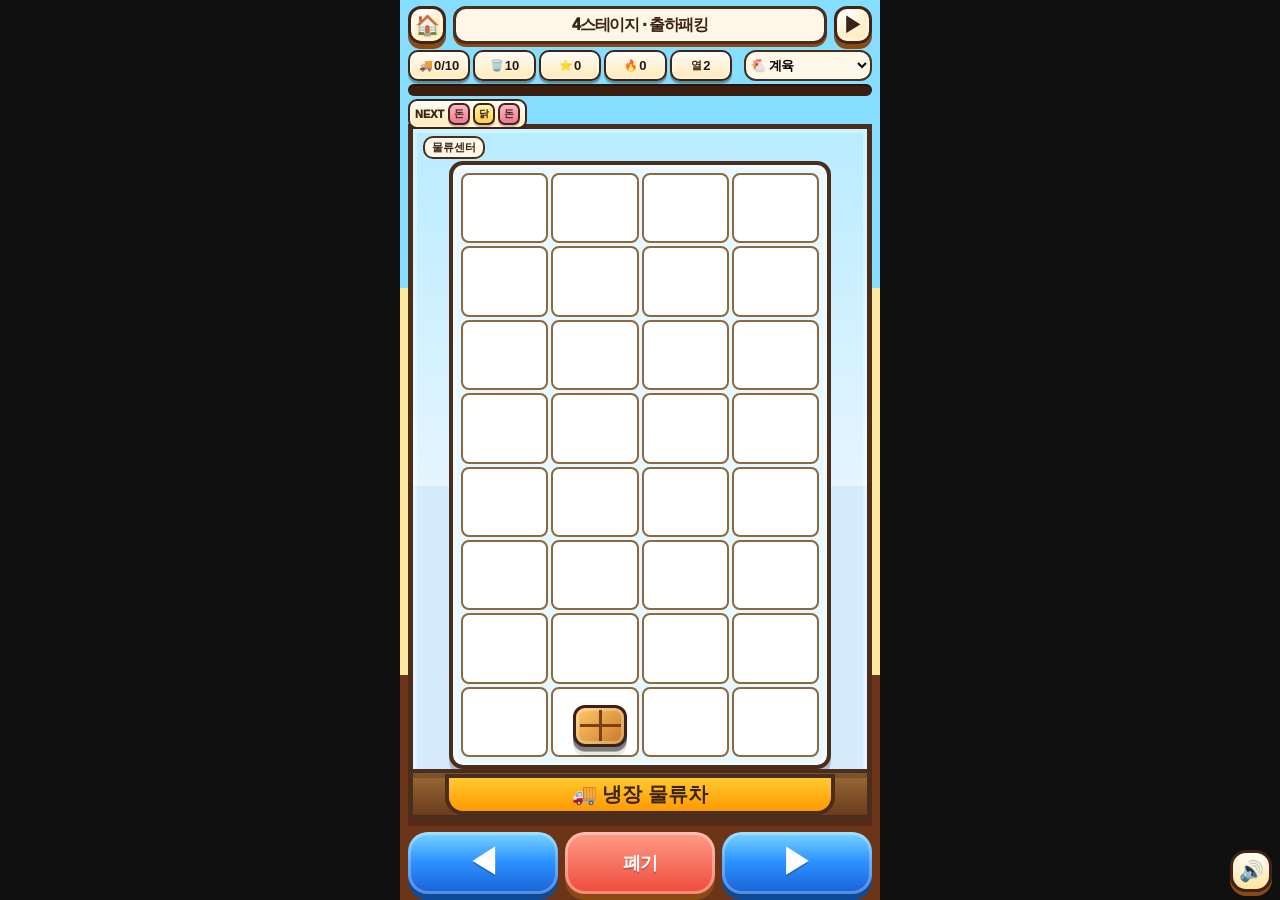
<file: games/packing/index.html>
<!doctype html><html lang="ko"><head><meta charset="utf-8"><meta name="viewport" content="width=device-width,initial-scale=1,maximum-scale=1,user-scalable=no"><title>출하패킹 v2.3</title><link rel="stylesheet" href="../../css/common.css"><style>*{box-sizing:border-box;-webkit-tap-highlight-color:transparent;user-select:none}html,body{margin:0;width:100%;height:100%;overflow:hidden;background:#111;font-family:Arial,'Noto Sans KR',sans-serif}#app{max-width:480px;height:100dvh;margin:0 auto;position:relative;overflow:hidden;background:linear-gradient(#85ddff 0 32%,#ffe99f 32% 75%,#6c3518 75%);color:#3b2413}.top{position:absolute;left:8px;right:8px;top:6px;z-index:40;display:flex;gap:7px;align-items:center}.icon{width:38px!important;height:38px!important;border:3px solid #4b2d1c;border-radius:13px;background:#fff8e8;font-size:20px;font-weight:1000;box-shadow:0 3px 0 #8b4a12}.stagePill{flex:1;height:38px;display:flex;align-items:center;justify-content:center;border:3px solid #4b2d1c;border-radius:13px;background:#fff8e8;font-weight:1000;box-shadow:0 3px 0 #8b4a12}.stageSelect{position:absolute;right:8px;top:50px;z-index:40;width:128px;height:31px;border:2px solid #4b2d1c;border-radius:12px;background:#fff8e8;font-size:13px;font-weight:1000}.hud{position:absolute;left:8px;right:144px;top:50px;z-index:40;display:grid!important;grid-template-columns:repeat(5,1fr)!important;gap:3px!important}.chip{min-width:0!important;padding:3px 2px!important;background:#fff8e8;border:2px solid #4b2d1c;border-radius:10px;font-weight:1000;text-align:center;font-size:10px;box-shadow:0 2px 0 #0003}.chip b{font-size:13px;display:block;line-height:1}.shipBar{position:absolute;left:8px;right:8px;top:84px;height:12px;background:#4b2d1c;border-radius:999px;padding:3px;z-index:39}.shipFill{height:100%;width:0;border-radius:999px;background:linear-gradient(90deg,#38c172,#ffd54a)}.nextLine{position:absolute;left:8px!important;right:8px!important;top:99px!important;width:auto!important;z-index:39;display:flex;justify-content:space-between;align-items:center;gap:4px}.nextBox,.mission{background:#fff8e8;border:2px solid #4b2d1c;border-radius:10px;padding:3px 6px;font-weight:1000;font-size:12px;box-shadow:0 2px 0 #0003;white-space:nowrap}.mission{display:none;color:#6b3d1d}.yard{position:absolute!important;left:8px;right:8px;top:124px!important;bottom:80px!important;height:auto!important;background:linear-gradient(#b8ecff,#e6f5ff 52%,#d5ecff 52%);border:5px solid #4b2d1c;border-radius:20px;overflow:hidden;box-shadow:inset 0 0 0 5px #ffffff55}.yard:before{content:"물류센터";position:absolute;left:10px;top:7px;background:#fff8e8;border:2px solid #4b2d1c;border-radius:10px;padding:2px 7px;font-weight:1000;font-size:11px;z-index:2}.cargo{position:absolute;left:8%;right:8%;top:32px;bottom:46px;background:#e9f8ff;border:4px solid #4b2d1c;border-radius:14px;overflow:hidden;box-shadow:0 5px 0 #0002,inset 0 0 0 4px #ffffff88}.grid{position:absolute;left:8px;right:8px;top:8px;bottom:8px;display:grid;grid-template-columns:repeat(4,1fr);grid-template-rows:repeat(8,1fr);gap:3px}.cell{background:#fff;border:2px solid #8a6a40;border-radius:8px;display:flex;align-items:center;justify-content:center;overflow:hidden}.pkg{width:100%;height:100%;display:flex;align-items:center;justify-content:center;border-radius:6px;font-size:22px;border:2px solid #7a4b20;box-shadow:inset 0 -5px #8b541c;color:#fff;text-shadow:0 2px #4a2a14}.chicken{background:linear-gradient(#ffd465,#d98b21)}.pig{background:linear-gradient(#ff99b9,#d8567e)}.cow{background:linear-gradient(#c58b55,#7b4a2b)}.freeze{background:linear-gradient(#8ee7ff,#3aa4d8)}.ob{background:#4c4036;color:#fff}.fall{position:absolute;top:8px;width:54px;height:42px;text-align:center;z-index:5;transition:left .08s}.fall .pkg{height:42px;width:54px}.fall.drop{animation:dropAnim linear forwards}@keyframes dropAnim{from{top:8px}to{top:var(--endTop,200px)}}.dock{position:absolute;left:0;right:0;bottom:0;height:46px;background:linear-gradient(#9a6a37,#6b3d1d);border-top:4px solid #4b2d1c}.base{position:absolute;left:7%;right:7%;bottom:0;height:41px;background:linear-gradient(#ffca32,#ff9900);border:4px solid #4b2d1c;border-radius:0 0 18px 18px;text-align:center;font-size:20px;font-weight:900;line-height:32px;z-index:1}.controls{position:absolute!important;left:8px;right:8px;bottom:max(6px,env(safe-area-inset-bottom))!important;z-index:40;display:grid;grid-template-columns:1fr 1fr 1fr;gap:7px}.btn{height:62px!important;border:0;border-radius:20px;background:linear-gradient(#59bdff,#2575e8);color:#fff;font-size:32px;font-weight:900;box-shadow:0 6px 0 #0d4b99}.trash{background:linear-gradient(#ff8c7a,#e64335);font-size:18px!important;box-shadow:0 6px 0 #9b2419}.msg{display:none!important}.overlay{position:absolute;inset:0;background:#0009;display:flex;align-items:center;justify-content:center;z-index:60;padding:16px}.result{background:#fff;border:5px solid #4b2d1c;border-radius:22px;padding:14px;text-align:center;width:100%;box-shadow:0 8px 0 #9a5b17}.stars{font-size:40px;color:#ffca28;text-shadow:0 4px #805000}.start{width:100%;height:40px;margin-top:5px;border:0;border-radius:15px;background:linear-gradient(#ffbd37,#ff8b00);color:#fff;font-size:18px;font-weight:900;box-shadow:0 5px 0 #9b4f00}.fx{position:absolute;left:50%;top:45%;transform:translate(-50%,-50%);font-size:31px;font-weight:1000;color:#fff;text-shadow:0 5px #5b2a00,0 0 12px #fff;opacity:0;z-index:50;pointer-events:none}.fx.show{animation:pop .75s ease}@keyframes pop{0%{opacity:0;transform:translate(-50%,-10%) scale(.6)}35%{opacity:1;transform:translate(-50%,-50%) scale(1.15)}100%{opacity:0;transform:translate(-50%,-85%) scale(1)}}@media(max-height:700px){.stageSelect{top:46px;height:28px}.hud{top:46px}.shipBar{top:78px}.nextLine{top:93px!important}.yard{top:116px!important;bottom:72px!important}.btn{height:56px!important}.pkg{font-size:20px}.chip b{font-size:12px}.nextBox,.mission{font-size:11px;padding:2px 5px}}</style></head><body><div id="app"><div class="top"><button class="icon" onclick="location.href='../../index.html'">🏠</button><div class="stagePill">4스테이지 · 출하패킹</div><button class="icon" onclick="startGame()">▶</button></div><select id="stage" class="stageSelect"><option value="chicken">🐔 계육</option><option value="pig">🐷 돈육</option><option value="cow">🐮 우육</option><option value="final">👑 최종</option></select><div class="hud"><div class="chip">🚚<b id="goal">0/10</b></div><div class="chip">🗑️<b id="trash">10</b></div><div class="chip">⭐<b id="score">0</b></div><div class="chip">🔥<b id="combo">0</b></div><div class="chip">열<b id="col">1</b></div></div><div class="shipBar"><div class="shipFill" id="shipFill"></div></div><div class="nextLine"><div class="nextBox">NEXT <span id="next">-</span></div><div class="mission" id="mission">특송 2×2 +2</div></div><div class="yard" id="yard"><div class="fall" id="fall"></div><div class="cargo" id="cargo"><div class="grid" id="grid"></div></div><div class="dock"></div><div class="base" id="truckBase">🚚 냉장 물류차</div></div><div class="controls"><button class="btn" id="left">◀</button><button class="btn trash" id="drop">폐기</button><button class="btn" id="right">▶</button></div><div class="fx" id="fx">🚚 출차!</div></div><div class="overlay" id="overlay"><div class="result"><h2>출하패킹</h2><div class="stars">☆☆☆</div><p>같은 박스 3개를 연결해 출차하세요.</p><button class="start" onclick="startGame()">시작</button><button class="start" onclick="location.href='../../index.html'">월드맵</button></div></div><script src="../../js/save.js"></script><script src="../../js/result.js"></script><script>const $=id=>document.getElementById(id),W=4,H=8;const icon={chicken:['🐔','chicken'],pig:['🐷','pig'],cow:['🐮','cow'],freeze:['📦','freeze']};const cfgs={chicken:{types:['chicken','pig'],goal:10,trash:10,obs:0,mission:false,drop:3000},pig:{types:['chicken','pig','cow'],goal:15,trash:10,obs:1,mission:false,drop:2800},cow:{types:['chicken','pig','cow'],goal:20,trash:9,obs:2,mission:true,drop:2600},final:{types:['chicken','pig','cow','freeze'],goal:30,trash:8,obs:3,mission:true,drop:2400}};let cfg,g,c=1,cur,nq=[],sent=0,tr=10,sc=0,co=0,run=false,tick=null,perfect=true;function setStage(){cfg=cfgs[stage.value];mission.style.display=cfg.mission?'block':'none'}stage.onchange=()=>startGame();function empty(){g=Array.from({length:H},()=>Array(W).fill(null));let made=0,tries=0;while(made<cfg.obs&&tries<100){tries++;let x=Math.floor(Math.random()*W),y=Math.floor(Math.random()*(H-2));if(g[y][x])continue;g[y][x]='ob';made++}}function pick(){return cfg.types[Math.random()*cfg.types.length|0]}function landRow(){for(let y=H-1;y>=0;y--)if(!g[y][c])return y;return -1}function positionFall(){let cr=cargo.getBoundingClientRect(),gr=grid.getBoundingClientRect(),yr=yard.getBoundingClientRect();let cellW=gr.width/W,cellH=gr.height/H,row=landRow();let left=(gr.left-yr.left)+cellW*c+cellW/2-27;let top=row<0?(gr.top-yr.top):(gr.top-yr.top)+cellH*row+cellH/2-21;fall.style.left=left+'px';fall.style.setProperty('--endTop',Math.max(8,top)+'px')}function restartFall(){fall.classList.remove('drop');void fall.offsetWidth;positionFall();fall.style.animationDuration=cfg.drop+'ms';fall.classList.add('drop')}function startGame(){clearInterval(tick);setStage();empty();c=1;sent=0;tr=cfg.trash;sc=0;co=0;perfect=true;run=true;nq=[pick(),pick(),pick()];cur=nq.shift();nq.push(pick());overlay.style.display='none';draw();restartFall();tick=setInterval(place,cfg.drop)}function html(t){return '<div class="pkg '+icon[t][1]+'">'+icon[t][0]+'</div>'}function draw(){grid.innerHTML='';for(let y=0;y<H;y++)for(let x=0;x<W;x++){let d=document.createElement('div');d.className='cell';let v=g[y][x];if(v==='ob'){d.classList.add('ob');d.textContent='■'}else if(v)d.innerHTML=html(v);grid.appendChild(d)}fall.innerHTML=html(cur);goal.textContent=sent+'/'+cfg.goal;trash.textContent=tr;next.textContent=nq.map(t=>icon[t][0]).join(' ');score.textContent=sc;combo.textContent=co;col.textContent=c+1;shipFill.style.width=Math.min(100,sent/cfg.goal*100)+'%';positionFall()}function move(d){if(!run)return;c=Math.max(0,Math.min(W-1,c+d));draw();restartFall()}function place(){if(!run)return;fall.classList.remove('drop');let y=landRow();if(y<0){finish(false);return}g[y][c]=cur;cur=nq.shift();nq.push(pick());resolve();draw();if(sent>=cfg.goal)finish(true);else restartFall()}function discard(){if(!run||tr<=0)return;tr--;perfect=false;cur=nq.shift();nq.push(pick());draw();restartFall()}function resolve(){let chain=0;while(true){let rm=findMatches(),m=cfg.mission?findMission():[];m.forEach(k=>rm.add(k));if(!rm.size)break;chain++;let n=rm.size;rm.forEach(k=>{let a=k.split(',').map(Number);g[a[1]][a[0]]=null});gravity();let add=n>=5?3:n>=4?2:1;if(m.length)add+=2;sent+=add;sc+=100*add+(chain>1?200*chain:0)+(m.length?300:0);co=chain;fx((m.length?'특송 ':'')+'🚚 +'+add+(chain>1?' x'+chain:''))}if(!chain)co=0}function findMatches(){let rm=new Set();for(let y=0;y<H;y++)for(let x=0;x<W;x++){let v=g[y][x];if(!v||v==='ob')continue;let r=[];for(let xx=x;xx<W&&g[y][xx]===v;xx++)r.push(xx+','+y);if(r.length>=3)r.forEach(k=>rm.add(k));r=[];for(let yy=y;yy<H&&g[yy][x]===v;yy++)r.push(x+','+yy);if(r.length>=3)r.forEach(k=>rm.add(k))}return rm}function findMission(){let out=[];for(let y=0;y<H-1;y++)for(let x=0;x<W-1;x++){let v=g[y][x];if(v&&v!=='ob'&&g[y][x+1]===v&&g[y+1][x]===v&&g[y+1][x+1]===v)out=[x+','+y,(x+1)+','+y,x+','+(y+1),(x+1)+','+(y+1)]}return out}function gravity(){for(let x=0;x<W;x++){let arr=[];for(let y=H-1;y>=0;y--)if(g[y][x]&&g[y][x]!=='ob')arr.push(g[y][x]);for(let y=H-1;y>=0;y--){if(g[y][x]==='ob')continue;g[y][x]=arr.shift()||null}}}function fx(t){let e=$('fx');e.textContent=t;e.classList.remove('show');void e.offsetWidth;e.classList.add('show');if(navigator.vibrate)navigator.vibrate(18)}function finish(clear){if(!run)return;run=false;clearInterval(tick);fall.classList.remove('drop');let stars=clear?(perfect?3:tr>=Math.ceil(cfg.trash*.5)?2:1):1;if(clear)try{clearStage('packing',stars)}catch(e){}let n=typeof nextStageOf==='function'?nextStageOf('packing'):null;overlay.innerHTML='<div class="result"><h2>'+(clear?'출하 완료':'적재 실패')+'</h2><div class="stars">'+'★'.repeat(stars)+'☆'.repeat(3-stars)+'</div><p>출차 '+sent+'/'+cfg.goal+'대 · 점수 '+sc+'점<br>폐기 '+tr+'/'+cfg.trash+'</p><button class="start" id="nextBtn">'+(n?'다음 스테이지':'월드맵')+'</button><button class="start" id="mapBtn">월드맵</button><button class="start" onclick="startGame()">다시 패킹</button></div>';overlay.style.display='flex';mapBtn.onclick=()=>location.href='../../index.html';nextBtn.onclick=()=>{if(n)location.href='../../'+n.url.replace('./','')+'?stage='+n.id;else location.href='../../index.html'}}left.onclick=()=>move(-1);right.onclick=()=>move(1);drop.onclick=discard;window.onresize=()=>draw();window.onkeydown=e=>{if(e.key==='ArrowLeft'||e.key==='a')move(-1);if(e.key==='ArrowRight'||e.key==='d')move(1);if(e.key===' '||e.key==='ArrowDown')place();if(e.key==='q')discard()};startGame();</script></body></html>
</file>
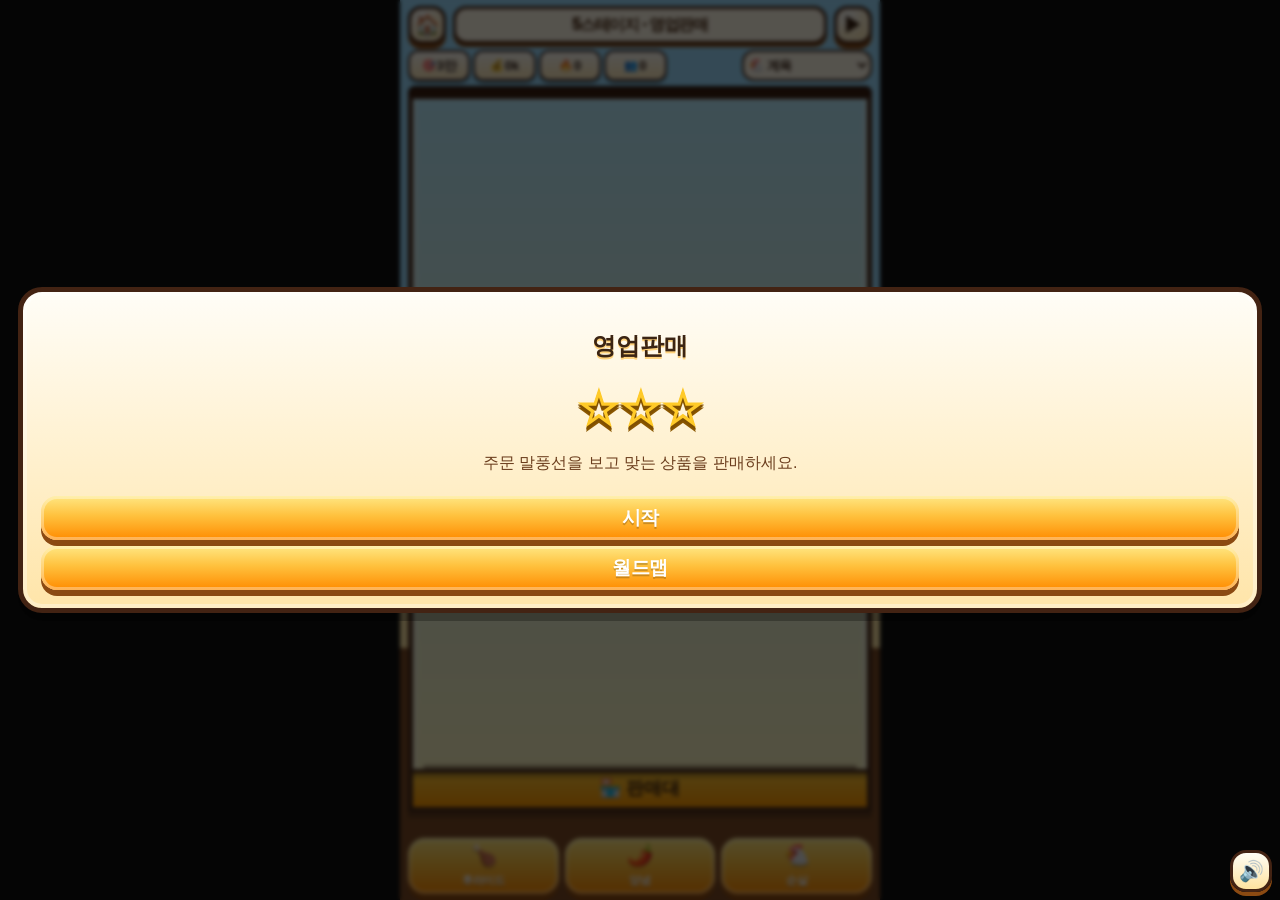
<file: games/sales/index.html>
<!doctype html><html lang="ko"><head><meta charset="utf-8"><meta name="viewport" content="width=device-width,initial-scale=1,maximum-scale=1,user-scalable=no"><title>영업판매 v2.1</title><link rel="stylesheet" href="../../css/common.css"><style>*{box-sizing:border-box;-webkit-tap-highlight-color:transparent;user-select:none}html,body{margin:0;width:100%;height:100%;overflow:hidden;background:#111;font-family:Arial,'Noto Sans KR',sans-serif;color:#3b2413}#app{max-width:480px;height:100dvh;margin:0 auto;position:relative;overflow:hidden;background:linear-gradient(#9bdcff 0 34%,#ffe6a4 34% 72%,#7b4a25 72%)}#app.pig{background:linear-gradient(#ffd4e2 0 34%,#ffd1a6 34% 72%,#7b4a25 72%)}#app.cow{background:linear-gradient(#bff7ff 0 34%,#dfffd1 34% 72%,#456f35 72%)}#app.boss{background:linear-gradient(#d8c2ff 0 34%,#6b4aa2 34% 72%,#1d0d2e 72%)}.top{position:absolute;left:8px;right:8px;top:6px;z-index:30;display:flex;gap:7px;align-items:center}.icon{width:38px;height:38px;border:3px solid #4b2d1c;border-radius:13px;background:#fff8e8;color:#4a2a14;font-size:20px;font-weight:1000;box-shadow:0 3px 0 #8b4a12}.stagePill{flex:1;height:38px;display:flex;align-items:center;justify-content:center;border:3px solid #4b2d1c;border-radius:13px;background:#fff8e8;color:#4a2a14;font-weight:1000;box-shadow:0 3px 0 #8b4a12}.stageSelect{position:absolute;right:8px;top:50px;z-index:30;width:130px;height:31px;border:2px solid #4b2d1c;border-radius:12px;background:#fff8e8;color:#3a2418;font-size:13px;font-weight:1000}.hud{position:absolute;left:8px;right:146px;top:50px;z-index:30;display:flex;gap:4px;flex-wrap:wrap}.chip{min-width:54px;padding:4px 6px;background:#fff8e8;color:#3a2418;border:2px solid #4b2d1c;border-radius:12px;font-weight:1000;text-align:center;font-size:11px;box-shadow:0 2px 0 #0003}.chip b{font-size:16px;display:block;line-height:1}.salesBar{position:absolute;left:8px;right:8px;top:86px;height:13px;background:#4b2d1c;border-radius:999px;padding:3px;z-index:30}.salesFill{height:100%;width:0;border-radius:999px;background:linear-gradient(90deg,#38c172,#ffd54a)}#toast{position:absolute;left:10px;right:150px;top:102px;z-index:40;background:#fff8e8;color:#d9480f;border:2px solid #4b2d1c;border-radius:12px;text-align:center;font-size:14px;font-weight:1000;padding:4px;display:none;pointer-events:none;box-shadow:0 3px 0 #0003}#shop{position:absolute;left:8px;right:8px;top:104px;bottom:104px;background:linear-gradient(#b8ecff,#fff3bd);border:5px solid #4b2d1c;border-radius:22px;overflow:hidden;box-shadow:inset 0 0 0 5px #84c7ff}#shop.pig{background:linear-gradient(#ffe0ec,#ffd1a6)}#shop.cow{background:linear-gradient(#dfffd1,#fff6cf)}#shop.boss{background:linear-gradient(#d8c2ff,#35204f)}.signboard{position:absolute;left:12px;right:12px;top:8px;background:#fff8e8;border:3px solid #4b2d1c;border-radius:16px;text-align:center;font-size:16px;font-weight:1000;color:#8b3f19;padding:4px;z-index:2}.queueLine{position:absolute;left:10px;right:10px;bottom:44px;height:4px;background:#4b2d1c;border-radius:999px;opacity:.45}.counter{position:absolute;left:0;right:0;bottom:0;height:44px;background:linear-gradient(#ffc333,#ff9900);border-top:4px solid #4b2d1c;text-align:center;font-size:20px;font-weight:1000;line-height:36px}.customer{position:absolute;width:62px;height:72px;font-size:38px;text-align:center;transition:.15s;animation:walkin .25s ease}.customer.sel{transform:scale(1.16);filter:drop-shadow(0 0 10px #fff)}.customer.vip{filter:drop-shadow(0 0 10px gold)}.customer.group{filter:drop-shadow(0 0 10px #38c172)}@keyframes walkin{from{transform:translateY(20px);opacity:.2}to{transform:translateY(0);opacity:1}}.customer.ok{animation:saleOk .35s ease forwards}.customer.no{animation:saleNo .35s ease}@keyframes saleOk{to{transform:translateY(-35px) scale(.25);opacity:0}}@keyframes saleNo{25%{transform:translateX(-10px)}50%{transform:translateX(10px)}75%{transform:translateX(-8px)}}.bubble{position:absolute;left:-5px;top:-24px;background:#fff;border:3px solid #4b2d1c;border-radius:12px;padding:2px 7px;font-size:17px;font-weight:900;white-space:nowrap}.bar{position:absolute;left:6px;right:6px;bottom:0;height:7px;background:#4b2d1c;border-radius:999px;overflow:hidden}.fill{height:100%;background:#38c172;width:100%}.msg{position:absolute;left:8px;right:8px;bottom:74px;z-index:30;height:24px;text-align:center;font-size:18px;font-weight:1000;color:#0c8a3d;text-shadow:0 2px #fff}.menu{position:absolute;left:8px;right:8px;bottom:8px;z-index:30;display:grid;grid-template-columns:repeat(auto-fit,minmax(72px,1fr));gap:7px}.menu button{height:60px;border:0;border-radius:18px;background:linear-gradient(#ffcf62,#ff8a2d);box-shadow:0 6px 0 #9b4f00;color:#3b2413;font-size:23px;font-weight:1000;line-height:1.05}.menu button:active{transform:translateY(5px);box-shadow:0 1px 0 #9b4f00}.overlay{position:absolute;inset:0;background:#0009;display:flex;align-items:center;justify-content:center;z-index:50;padding:18px}.result{background:white;border:5px solid #4b2d1c;border-radius:24px;padding:18px;text-align:center;width:100%;box-shadow:0 8px 0 #9a5b17}.stars{font-size:42px;color:#ffca28;text-shadow:0 4px #805000}.start{width:100%;height:44px;margin-top:6px;border:0;border-radius:16px;background:linear-gradient(#59bdff,#2575e8);color:#fff;font-size:19px;font-weight:900;box-shadow:0 5px 0 #0d4b99}.fx{position:absolute;left:50%;top:45%;transform:translate(-50%,-50%);font-size:32px;font-weight:1000;color:#fff;text-shadow:0 5px #5b2a00,0 0 12px #fff;opacity:0;z-index:40;text-align:center;pointer-events:none}.fx.show{animation:pop .75s ease}@keyframes pop{0%{opacity:0;transform:translate(-50%,-10%) scale(.6)}35%{opacity:1;transform:translate(-50%,-50%) scale(1.15)}100%{opacity:0;transform:translate(-50%,-85%) scale(1)}}.confetti{position:absolute;pointer-events:none;font-size:22px;z-index:7;animation:conf .8s ease forwards}@keyframes conf{to{transform:translateY(-80px) rotate(180deg);opacity:0}}@media(max-height:700px){.stageSelect{top:46px;height:28px}.hud{top:46px}.salesBar{top:80px}#toast{top:95px;right:140px;font-size:12px;padding:3px}#shop{top:94px;bottom:94px}.menu button{height:52px;font-size:20px}.msg{bottom:64px;font-size:16px}.signboard{font-size:14px}.counter{height:36px;font-size:18px;line-height:28px}.customer{font-size:34px;width:58px}.chip{font-size:10px;padding:3px 5px}.chip b{font-size:14px}.result{padding:14px}.start{height:40px}}</style></head><body><div id="app"><div class="top"><button class="icon" onclick="location.href='../../index.html'">🏠</button><div class="stagePill">5스테이지 · 영업판매</div><button class="icon" onclick="startGame()">▶</button></div><select id="stage" class="stageSelect"><option value="chicken">🐔 계육</option><option value="pig">🐷 돈육</option><option value="cow">🐮 우육</option><option value="boss">👑 최종</option></select><div class="hud"><div class="chip">🎯<b id="goal">0</b></div><div class="chip">💰<b id="money">0</b></div><div class="chip">🔥<b id="combo">0</b></div><div class="chip">👥<b id="miss">0</b></div></div><div class="salesBar"><div class="salesFill" id="salesFill"></div></div><div id="toast">이벤트</div><div id="shop"><div class="signboard" id="signboard">오늘의 행사</div><div class="queueLine"></div><div class="counter">🏪 판매대</div></div><div class="msg" id="msg">손님을 선택하고 상품 버튼을 누르세요</div><div class="menu" id="menu"></div><div class="fx" id="fx">판매 성공!</div></div><div class="overlay" id="overlay"><div class="result"><h2>영업판매</h2><div class="stars">☆☆☆</div><p>주문 말풍선을 보고 맞는 상품을 판매하세요.</p><button class="start" onclick="startGame()">시작</button><button class="start" onclick="location.href='../../index.html'">월드맵</button></div></div><script src="../../js/save.js"></script><script src="../../js/result.js"></script><script>const $=id=>document.getElementById(id);const cfg={chicken:{cls:'chicken',title:'🐔 복날대란',goal:30000,menus:[['🍗','후라이드'],['🌶️','양념'],['🐔','순살']],spawn:1350,max:4,event:'복날 치킨 행사'},pig:{cls:'pig',title:'🐷 추석대란',goal:50000,menus:[['🥓','삼겹'],['🍖','목살'],['🐷','갈비'],['🍲','보쌈']],spawn:1150,max:5,event:'추석 고기 선물세트'},cow:{cls:'cow',title:'🐮 설날대란',goal:70000,menus:[['🥩','등심'],['🍖','안심'],['🐮','채끝'],['🍲','갈비'],['✨','육회']],spawn:980,max:6,event:'설날 프리미엄 한우전'},boss:{cls:'boss',title:'👑 대매출전쟁',goal:100000,menus:[['🍗','치킨'],['🥓','삼겹'],['🥩','등심'],['❄️','특송'],['✨','VIP']],spawn:820,max:7,event:'전국 통합 대행사'}};let st,customers=[],moneyVal=0,comboVal=0,bestCombo=0,missVal=0,sel=null,run=false,lastSpawn=0,raf=0,perfect=true,eventT=0,buzzT=0,rushT=0,sold=0;function apply(){st=cfg[stage.value];app.className=st.cls;shop.className=st.cls;signboard.textContent=st.event;goal.textContent=(st.goal/10000)+'만';renderMenu();update()}function renderMenu(){menu.innerHTML='';st.menus.forEach((a,i)=>{let b=document.createElement('button');b.innerHTML=a[0]+'<br><span style="font-size:11px">'+a[1]+'</span>';b.onclick=()=>sell(i);menu.appendChild(b)})}function startGame(){overlay.style.display='none';apply();customers.forEach(c=>c.el.remove());customers=[];moneyVal=0;comboVal=0;bestCombo=0;missVal=0;sold=0;sel=null;run=true;lastSpawn=0;perfect=true;eventT=0;buzzT=0;rushT=0;hideToast();update();showToast(st.event+' 시작');cancelAnimationFrame(raf);raf=requestAnimationFrame(loop)}function showToast(t){toast.textContent=t;toast.style.display='block';clearTimeout(showToast.timer);showToast.timer=setTimeout(hideToast,900)}function hideToast(){toast.style.display='none'}function spawn(type='normal'){if(customers.length>=st.max)return;let i=Math.floor(Math.random()*st.menus.length),el=document.createElement('div'),isVip=type==='vip'||Math.random()<0.08,isGroup=type==='group'||Math.random()<0.11;el.className='customer'+(isVip?' vip':'')+(isGroup?' group':'');let idx=customers.length,x=18+(idx%4)*78+Math.random()*5,y=76+Math.floor(idx/4)*74+Math.random()*8;el.style.left=x+'px';el.style.top=y+'px';let face=isVip?'🤑':isGroup?'👨‍👩‍👧':'😀',orderText=isGroup?st.menus[i][0]+'x3':st.menus[i][0];el.innerHTML=face+'<div class="bubble">'+orderText+'</div><div class="bar"><div class="fill"></div></div>';let c={el,order:i,life:isVip?1.25:1,isVip,isGroup};el.onclick=()=>{if(sel)sel.el.classList.remove('sel');sel=c;el.classList.add('sel');msg.textContent=(isVip?'VIP ':'')+(isGroup?'단체 ':'')+'주문: '+st.menus[i][1]};shop.appendChild(el);customers.push(c)}function loop(ts){if(!run)return;if(!lastSpawn)lastSpawn=ts;eventT+=16;if(buzzT>0)buzzT-=16;if(rushT>0)rushT-=16;let spawnGap=rushT>0?Math.max(430,st.spawn*.55):st.spawn;if(ts-lastSpawn>spawnGap){spawn();lastSpawn=ts}if(eventT>8500){randomEvent();eventT=0}customers.forEach(c=>{c.life-=0.00255*(st.max/4)*(c.isVip?0.7:1);let f=c.el.querySelector('.fill');if(f)f.style.width=Math.max(0,c.life*100)+'%'});customers.filter(c=>c.life<=0).forEach(c=>{missVal++;perfect=false;if(sel===c)sel=null;c.el.remove();msg.textContent='손님 이탈!'});customers=customers.filter(c=>c.life>0);reflowCustomers();update();if(moneyVal>=st.goal){end(true);return}raf=requestAnimationFrame(loop)}function reflowCustomers(){customers.forEach((c,idx)=>{c.el.style.left=(18+(idx%4)*78)+'px';c.el.style.top=(76+Math.floor(idx/4)*74)+'px'})}function randomEvent(){let r=Math.random();if(r<.34){buzzT=5000;showToast('🔥 입소문 x2')}else if(r<.67){rushT=5000;showToast('🏃 손님 러시');spawn('group');spawn('group')}else{showToast('👑 VIP 방문');spawn('vip')}}function sell(i){if(!run||!sel)return;if(sel.order===i){comboVal++;bestCombo=Math.max(bestCombo,comboVal);sold++;let qty=sel.isGroup?3:1,earn=(5000+comboVal*500)*qty;if(sel.isVip)earn*=3;if(buzzT>0)earn*=2;moneyVal+=earn;pop(sel.isVip?'👑 VIP 대량주문!':sel.isGroup?'👨‍👩‍👧 단체예약 성공!':comboVal>=5?'🔥 콤보!':'판매 성공!');sel.el.classList.add('ok');confetti();let target=sel;setTimeout(()=>target.el.remove(),220);customers=customers.filter(c=>c!==sel);sel=null;msg.textContent='매출 +'+earn.toLocaleString()+'원';if(navigator.vibrate)navigator.vibrate(18)}else{comboVal=0;missVal++;perfect=false;if(sel){sel.el.classList.add('no');setTimeout(()=>sel&&sel.el.classList.remove('no'),300)}msg.textContent='주문 오류'}update()}function update(){money.textContent=Math.round(moneyVal/1000)+'k';combo.textContent=comboVal;miss.textContent=missVal;salesFill.style.width=Math.min(100,moneyVal/st.goal*100)+'%'}function end(clear){run=false;cancelAnimationFrame(raf);let stars=clear?1:0;if(clear&&missVal<=2)stars=2;if(clear&&perfect)stars=3;if(perfect)moneyVal+=1000;try{clearStage('sales',stars)}catch(e){}let n=typeof nextStageOf==='function'?nextStageOf('sales'):null;overlay.innerHTML='<div class="result"><h2>영업판매 정산</h2><div class="stars">'+'★'.repeat(stars)+'☆'.repeat(3-stars)+'</div><p>매출 '+moneyVal.toLocaleString()+' / '+st.goal.toLocaleString()+'원<br>판매 '+sold+'건 · 콤보 '+bestCombo+' · 이탈 '+missVal+'</p><button class="start" id="nextBtn">'+(n?'다음 스테이지':'월드맵')+'</button><button class="start" id="mapBtn">월드맵</button><button class="start" onclick="startGame()">다시 판매</button></div>';overlay.style.display='flex';mapBtn.onclick=()=>location.href='../../index.html';nextBtn.onclick=()=>{if(n)location.href='../../'+n.url.replace('./','')+'?stage='+n.id;else location.href='../../index.html'}}function confetti(){for(let i=0;i<8;i++){let d=document.createElement('div');d.className='confetti';d.textContent=['🎉','✨','💰','🔥'][i%4];d.style.left=(40+Math.random()*340)+'px';d.style.top=(100+Math.random()*180)+'px';shop.appendChild(d);setTimeout(()=>d.remove(),850)}}function pop(t){fx.textContent=t;fx.classList.remove('show');void fx.offsetWidth;fx.classList.add('show')}stage.onchange=()=>{apply();if(run)startGame()};apply();update();</script></body></html>
</file>
<file: css/common.css>
@import url("./theme.css");
@import url("./hud.css");
@import url("./animation.css");
@import url("./v1-polish.css");
@import url("./artpack.css");
@import url("./artboard-assets.css");
@import url("./release-assets.css");

.map{background:linear-gradient(#dff7ff,#b8e982);border:5px solid #4b2d1c;border-radius:28px;padding:18px 12px;box-shadow:0 7px 0 #9a5b17;min-height:500px}
.node{display:grid;grid-template-columns:70px 1fr 70px;gap:8px;align-items:center;margin-bottom:14px}
.stageBtn{height:72px;border:4px solid #4b2d1c;border-radius:22px;background:linear-gradient(#fff8e8,#ffd98a);box-shadow:0 6px 0 #9a5b17;color:#3b2413;font-weight:1000;text-align:left;padding:8px 10px}
.stageBtn.lock{filter:grayscale(1);opacity:.55}
.stageBtn b{font-size:18px}.stageBtn small{display:block;font-size:12px;color:#7b4a1f}
.icon{height:66px;width:66px;border:4px solid #4b2d1c;border-radius:22px;background:#fff;box-shadow:0 5px 0 #9a5b17;display:flex;align-items:center;justify-content:center;font-size:34px}
.stars{font-size:20px;color:#ffca28;text-shadow:0 3px #805000;text-align:center;font-weight:1000}
.popup{position:fixed;inset:0;background:#0009;z-index:20;display:none;align-items:center;justify-content:center;padding:20px}
.popup-card{width:100%;max-width:380px}.dev-select{width:100%;height:42px;margin-top:8px}

@media (max-height:760px){.top{padding-top:max(4px,env(safe-area-inset-top))!important}.panel,.card{padding:7px!important}h1,.title{font-size:22px!important;line-height:1.05!important;margin-top:0!important;margin-bottom:3px!important}.sub,.tip,.hint,.small{font-size:11px!important;line-height:1.2!important}select{height:34px!important;font-size:14px!important}.hud{gap:4px!important;margin-top:4px!important}.box,.pill{padding:3px!important;border-width:2px!important;border-radius:12px!important;font-size:11px!important}.box b,.pill b{font-size:14px!important}.box small{font-size:9px!important}.controls{bottom:max(6px,env(safe-area-inset-bottom))!important;gap:7px!important}.ctrl,.btn{height:58px!important;border-radius:18px!important;font-size:30px!important}.trash{font-size:17px!important}.start{height:40px!important;font-size:17px!important;margin-top:4px!important}.bottom{bottom:max(6px,env(safe-area-inset-bottom))!important}.barWrap{height:16px!important;padding:3px!important}.menu{max-height:126px!important;overflow-y:auto!important;gap:6px!important}.menu button{height:54px!important;font-size:20px!important}#shop{height:39vh!important}.yard{height:43vh!important}.board{min-height:230px!important}.content{padding-bottom:92px!important}}
@media (max-height:660px){h1,.title{font-size:19px!important}.sub,.tip,.hint{display:none!important}.vendor{display:none!important}.hud{grid-template-columns:repeat(3,1fr)!important}.yard{height:38vh!important}#shop{height:35vh!important}.board{min-height:205px!important}.ctrl,.btn{height:50px!important;font-size:26px!important}.content{padding-bottom:78px!important}}

/* v2.4 HUD cleanup: keep HUD in one line and move secondary info below it */
#game .hud{left:8px!important;right:148px!important;top:50px!important;max-width:none!important;display:grid!important;grid-template-columns:repeat(5,minmax(34px,1fr))!important;gap:3px!important;z-index:42!important;margin:0!important}
#game .chip{min-width:0!important;height:31px!important;padding:0 3px!important;font-size:12px!important;border-width:2px!important;border-radius:10px!important;display:flex!important;align-items:center!important;justify-content:center!important;gap:1px!important;line-height:1!important;white-space:nowrap!important}
#game .chip b{display:inline!important;font-size:14px!important;line-height:1!important;margin:0!important}
#game .orders{top:84px!important;left:8px!important;right:148px!important;height:24px!important;gap:3px!important;align-items:center!important;z-index:41!important;overflow:hidden!important;pointer-events:none!important}
#game .orderLabel{height:22px!important;padding:2px 5px!important;font-size:11px!important;border-radius:9px!important;display:flex!important;align-items:center!important}
#game .ordersList{display:flex!important;gap:3px!important;flex-wrap:nowrap!important;overflow:hidden!important}
#game .tag{height:22px!important;font-size:11px!important;padding:2px 5px!important;border-radius:9px!important;white-space:nowrap!important;display:flex!important;align-items:center!important}
#game .selectMini{top:50px!important;height:31px!important;z-index:43!important}
#game .bottom{bottom:max(5px,env(safe-area-inset-bottom))!important}
#game .barWrap{height:14px!important}
#game .card{padding:14px!important;border-radius:20px!important;max-width:330px!important}
#game .card h1{font-size:24px!important;margin-bottom:4px!important}
#game .btn{height:40px!important;padding:4px!important;font-size:18px!important;margin-top:6px!important}

#app>.hud{left:8px!important;right:148px!important;top:50px!important;display:grid!important;grid-template-columns:repeat(5,minmax(34px,1fr))!important;gap:3px!important;margin:0!important;z-index:42!important}
#app>.hud .chip{min-width:0!important;height:31px!important;padding:0 2px!important;font-size:11px!important;border-radius:10px!important;display:flex!important;align-items:center!important;justify-content:center!important;gap:1px!important;line-height:1!important;white-space:nowrap!important}
#app>.hud .chip b{display:inline!important;font-size:13px!important;line-height:1!important;margin:0!important}
#app>.stageSelect{top:50px!important;height:31px!important;z-index:43!important}
#app>.shipBar{top:84px!important;height:12px!important;z-index:39!important}
#app>.nextLine{left:8px!important;right:8px!important;top:99px!important;width:auto!important;display:flex!important;justify-content:space-between!important;align-items:center!important;gap:4px!important;z-index:39!important;overflow:hidden!important}
#app>.nextLine .nextBox{font-size:11px!important;padding:2px 5px!important;border-radius:9px!important;max-width:150px!important;overflow:hidden!important;white-space:nowrap!important}
#app>.nextLine .mission{font-size:11px!important;padding:2px 5px!important;border-radius:9px!important;max-width:118px!important;overflow:hidden!important;white-space:nowrap!important}
#app>.yard{top:124px!important;bottom:80px!important;height:auto!important}
#app>.msg{display:none!important}
#app>.controls{bottom:max(6px,env(safe-area-inset-bottom))!important;gap:7px!important}
#app>.controls .btn{height:62px!important;font-size:32px!important;border-radius:20px!important}
#app>.controls .trash{font-size:18px!important}
#app .result{padding:14px!important;border-radius:20px!important;max-width:340px!important}
#app .result h2{font-size:24px!important;margin:0 0 4px!important}
#app .result p{font-size:16px!important;line-height:1.35!important;margin:6px 0!important}
#app .result .start{height:40px!important;font-size:18px!important;margin-top:5px!important}

#app>#shop{top:92px!important;bottom:88px!important;height:auto!important}
#app>#shop .signboard{display:none!important}
#app>#shop .counter{height:38px!important;line-height:30px!important;font-size:18px!important}
#app>#shop .queueLine{bottom:38px!important}
#app>#toast{top:84px!important;left:8px!important;right:148px!important;font-size:12px!important;padding:3px 5px!important;z-index:41!important}
#app>.menu{bottom:max(6px,env(safe-area-inset-bottom))!important;gap:6px!important;max-height:none!important;overflow:visible!important}
#app>.menu button{height:56px!important;font-size:21px!important;border-radius:17px!important}
#app>.fx{z-index:42!important}

@media(max-height:700px){#game .hud{top:46px!important}#game .chip{height:29px!important;font-size:11px!important}#game .chip b{font-size:13px!important}#game .orders{top:78px!important;height:22px!important}#game .tag{height:20px!important;font-size:10px!important;padding:1px 4px!important}#game .selectMini{top:46px!important;height:29px!important}#app>.hud{top:46px!important}#app>.hud .chip{height:29px!important;font-size:10px!important}#app>.stageSelect{top:46px!important;height:29px!important}#app>.shipBar{top:78px!important}#app>.nextLine{top:93px!important}#app>.yard{top:116px!important;bottom:72px!important}#app>.controls .btn{height:56px!important}#app>#shop{top:86px!important;bottom:78px!important}#app>.menu button{height:48px!important}#app>#toast{top:76px!important}}
</file>
